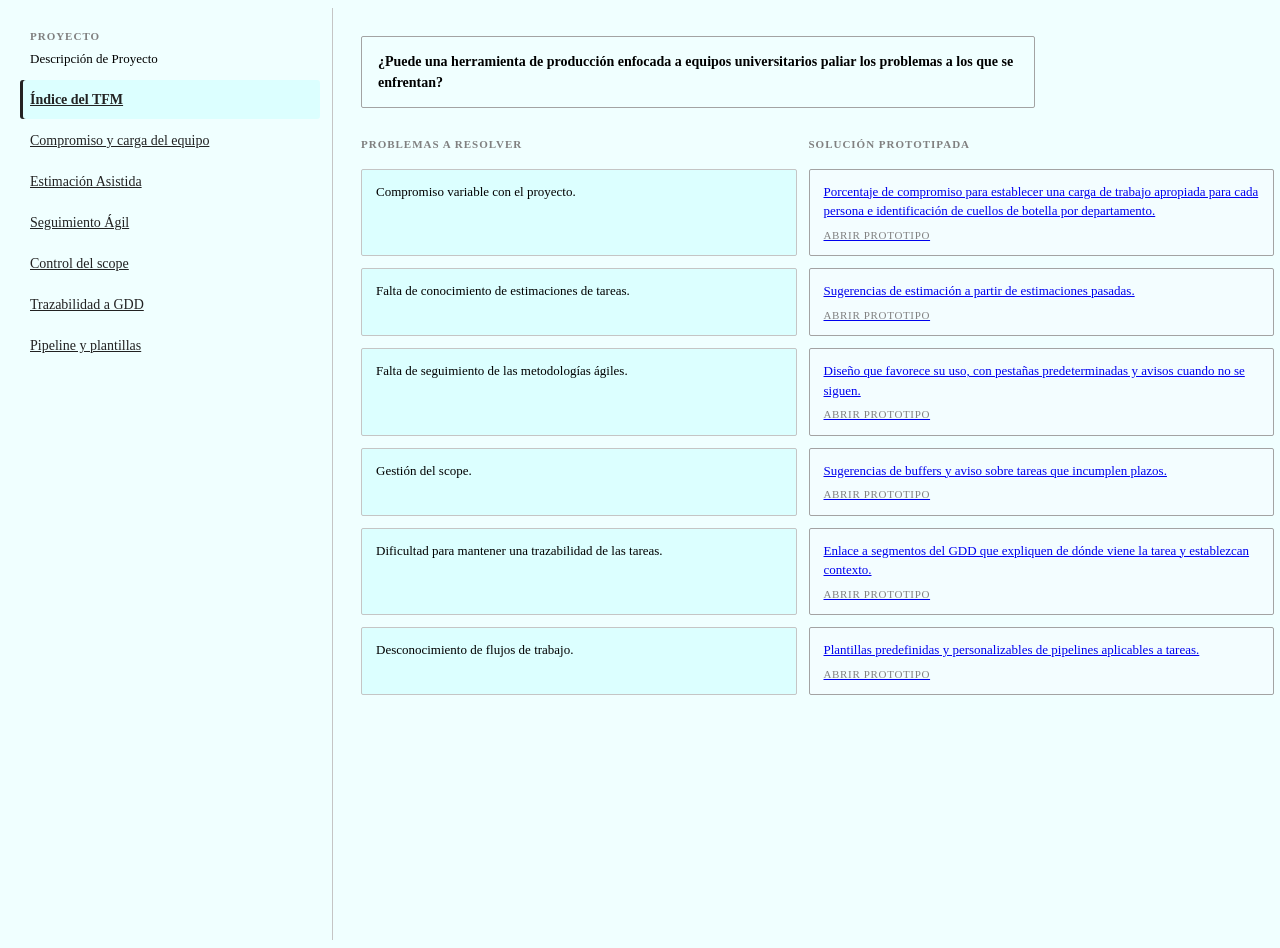
<file: TFMWeb/index.html>
<!DOCTYPE html>
<html lang="es">
<head>
    <title>Prototipo TFM</title>
    <link rel="stylesheet" href="styles.css">
</head>
<body>
<div class = "main">
<aside class="left-panel">
    <div class="left-panel-header">
        <p class = "label"> Proyecto</p>
        <div class = "project"> Descripción de Proyecto</div>
    </div>
    <nav>
        <a class="left-panel-item" href="index.html" aria-current="page">Índice del TFM</a>
        <a class="left-panel-item" href="compromiso.html">Compromiso y carga del equipo</a>
        <a class="left-panel-item" href="estimaciones.html">Estimación Asistida</a>
        <a class="left-panel-item" href="agile.html">Seguimiento Ágil</a>
        <a class="left-panel-item" href="scope.html">Control del scope</a>
        <a class="left-panel-item" href="trazabilidad.html">Trazabilidad a GDD</a>
        <a class="left-panel-item" href="pipelines.html">Pipeline y plantillas</a>
    </nav>
</aside>

<main class="content-frame">
<section class="view-frame">
    <div class="table-title">¿Puede una herramienta de producción enfocada a equipos universitarios paliar los problemas a los que se enfrentan?</div>
    <div class="table-grid">
        <p class="table-label">Problemas a resolver</p>
        <p class="table-label">Solución prototipada</p>

        <div class="table-cell">Compromiso variable con el proyecto.</div>
        <a class="table-sol" href="compromiso.html">Porcentaje de compromiso para establecer una carga de trabajo apropiada para cada persona e identificación de cuellos de botella por departamento.<span class="go">Abrir prototipo</span></a>

        <div class="table-cell">Falta de conocimiento de estimaciones de tareas.</div>
        <a class="table-sol" href="estimaciones.html">Sugerencias de estimación a partir de estimaciones pasadas.<span class="go">Abrir prototipo</span></a>

        <div class="table-cell">Falta de seguimiento de las metodologías ágiles.</div>
        <a class="table-sol" href="agile.html">Diseño que favorece su uso, con pestañas predeterminadas y avisos cuando no se siguen.<span class="go">Abrir prototipo</span></a>

        <div class="table-cell">Gestión del scope.</div>
        <a class="table-sol" href="scope.html">Sugerencias de buffers y aviso sobre tareas que incumplen plazos.<span class="go">Abrir prototipo</span></a>

        <div class="table-cell">Dificultad para mantener una trazabilidad de las tareas.</div>
        <a class="table-sol" href="trazabilidad.html">Enlace a segmentos del GDD que expliquen de dónde viene la tarea y establezcan contexto.<span class="go">Abrir prototipo</span></a>

        <div class="table-cell">Desconocimiento de flujos de trabajo.</div>
        <a class="table-sol" href="pipelines.html">Plantillas predefinidas y personalizables de pipelines aplicables a tareas.<span class="go">Abrir prototipo</span></a>
      </div>
    </div>
</section>

</main>

</div>

</body>

</html>
</file>
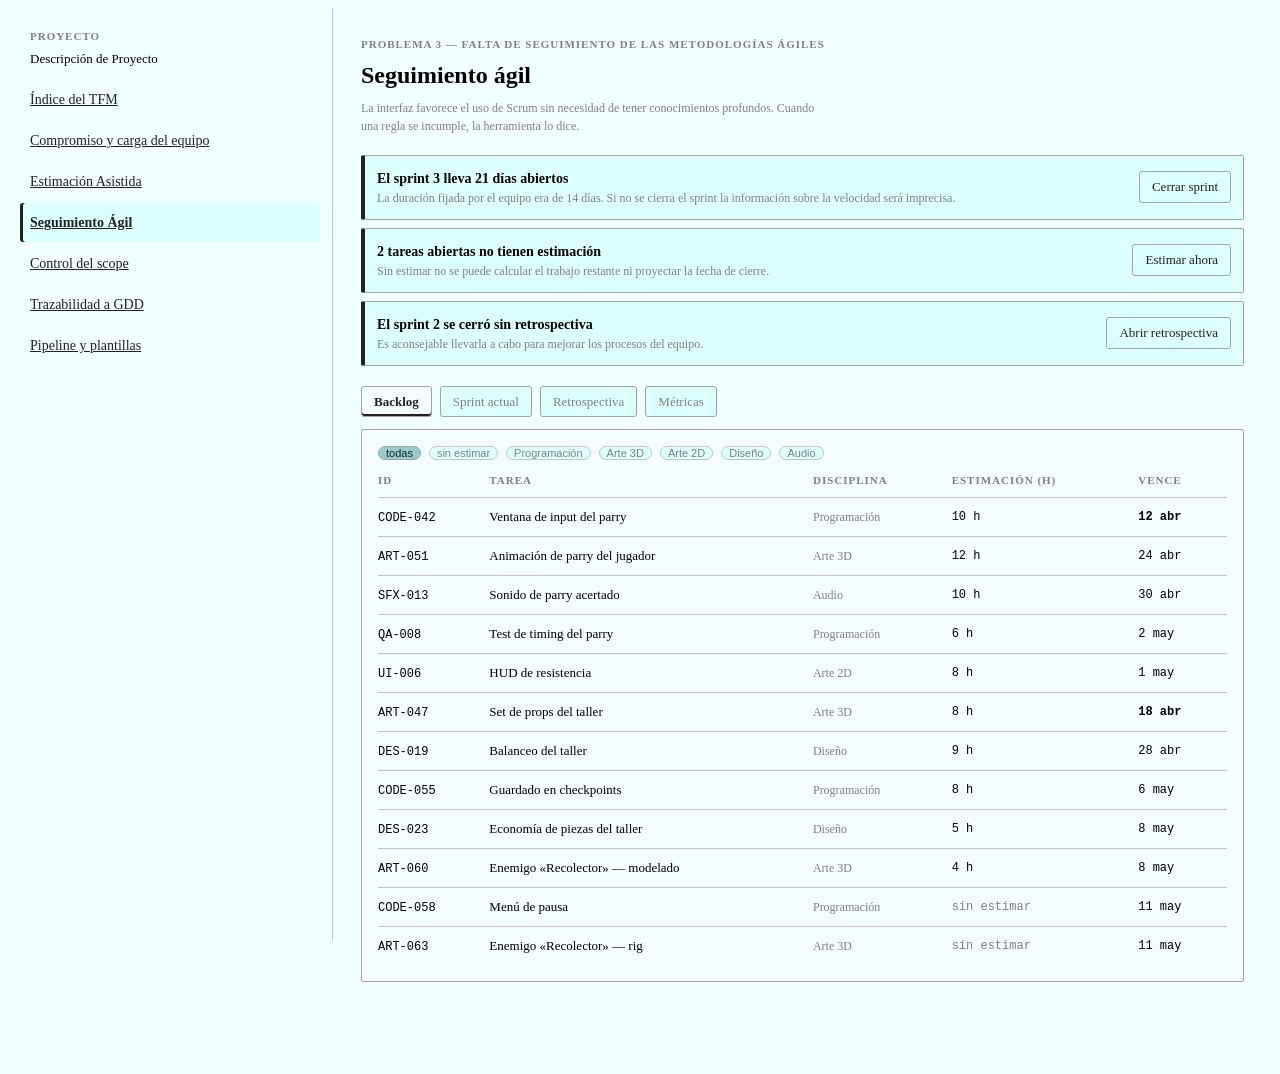
<file: TFMWeb/agile.html>
<!DOCTYPE html>
<html lang="es">
<head>
    <title>Prototipo TFM</title>
    <link rel="stylesheet" href="styles.css">
</head>
<body>
<div class = "main">
<aside class="left-panel">
    <div class="left-panel-header">
        <p class = "label"> Proyecto</p>
        <div class = "project"> Descripción de Proyecto</div>
    </div>
    <nav>
        <a class="left-panel-item" href="index.html">Índice del TFM</a>
        <a class="left-panel-item" href="compromiso.html">Compromiso y carga del equipo</a>
        <a class="left-panel-item" href="estimaciones.html">Estimación Asistida</a>
        <a class="left-panel-item" href="agile.html" aria-current="page">Seguimiento Ágil</a>
        <a class="left-panel-item" href="scope.html">Control del scope</a>
        <a class="left-panel-item" href="trazabilidad.html">Trazabilidad a GDD</a>
        <a class="left-panel-item" href="pipelines.html">Pipeline y plantillas</a>
    </nav>
</aside>

<main class="content-frame">
<section class="view-frame">
    <p class="label">Problema 3 — Falta de seguimiento de las metodologías ágiles</p>
    <h1 class="h1">Seguimiento ágil</h1>
    <p class="cap lede">La interfaz favorece el uso de Scrum sin necesidad de tener conocimientos profundos. Cuando una regla se incumple, la herramienta lo dice.</p>

<div style="margin-bottom:20px">
    <div class="alert"><div class="alert-row">
      <div><span class="strong">El sprint 3 lleva 21 días abiertos</span><p class="cap">La duración fijada por el equipo era de 14 días. Si no se cierra el sprint la información sobre la velocidad será imprecisa.</p></div>
      <button class="btn">Cerrar sprint</button>
    </div></div>
    <div class="alert"><div class="alert-row">
      <div><span class="strong">2 tareas abiertas no tienen estimación</span><p class="cap">Sin estimar no se puede calcular el trabajo restante ni proyectar la fecha de cierre.</p></div>
      <button class="btn">Estimar ahora</button>
    </div></div>
    <div class="alert"><div class="alert-row">
      <div><span class="strong">El sprint 2 se cerró sin retrospectiva</span><p class="cap">Es aconsejable llevarla a cabo para mejorar los procesos del equipo.</p></div>
      <button class="btn">Abrir retrospectiva</button>
    </div></div></div><div class="picker"><input type="radio" name="tab" id="tab-0" class="picker-radio" checked><input type="radio" name="tab" id="tab-1" class="picker-radio"><input type="radio" name="tab" id="tab-2" class="picker-radio"><input type="radio" name="tab" id="tab-3" class="picker-radio"><div class="picker-tabs" role="tablist"><label for="tab-0">Backlog</label><label for="tab-1">Sprint actual</label><label for="tab-2">Retrospectiva</label><label for="tab-3">Métricas</label></div>
    <div class="picker-panels"><div class="picker-panel">
      <div class="card">
        <div class="btn-row tight" style="margin-bottom:12px">
          <button class="chip on">todas</button><button class="chip ">sin estimar</button><button class="chip ">Programación</button><button class="chip ">Arte 3D</button><button class="chip ">Arte 2D</button><button class="chip ">Diseño</button><button class="chip ">Audio</button>
        </div>
        <table class="w">
          <thead><tr><th>ID</th><th>Tarea</th><th>Disciplina</th><th>Estimación (h)</th><th>Vence</th></tr></thead>
          <tbody><tr>
      <td><span class="mono">CODE-042</span></td>
      <td>Ventana de input del parry</td>
      <td class="soft">Programación</td>
      <td class="num"><span class="mono">10 h</span></td>
      <td class="num strong">12 abr</td>
    </tr><tr>
      <td><span class="mono">ART-051</span></td>
      <td>Animación de parry del jugador</td>
      <td class="soft">Arte 3D</td>
      <td class="num"><span class="mono">12 h</span></td>
      <td class="num ">24 abr</td>
    </tr><tr>
      <td><span class="mono">SFX-013</span></td>
      <td>Sonido de parry acertado</td>
      <td class="soft">Audio</td>
      <td class="num"><span class="mono">10 h</span></td>
      <td class="num ">30 abr</td>
    </tr><tr>
      <td><span class="mono">QA-008</span></td>
      <td>Test de timing del parry</td>
      <td class="soft">Programación</td>
      <td class="num"><span class="mono">6 h</span></td>
      <td class="num ">2 may</td>
    </tr><tr>
      <td><span class="mono">UI-006</span></td>
      <td>HUD de resistencia</td>
      <td class="soft">Arte 2D</td>
      <td class="num"><span class="mono">8 h</span></td>
      <td class="num ">1 may</td>
    </tr><tr>
      <td><span class="mono">ART-047</span></td>
      <td>Set de props del taller</td>
      <td class="soft">Arte 3D</td>
      <td class="num"><span class="mono">8 h</span></td>
      <td class="num strong">18 abr</td>
    </tr><tr>
      <td><span class="mono">DES-019</span></td>
      <td>Balanceo del taller</td>
      <td class="soft">Diseño</td>
      <td class="num"><span class="mono">9 h</span></td>
      <td class="num ">28 abr</td>
    </tr><tr>
      <td><span class="mono">CODE-055</span></td>
      <td>Guardado en checkpoints</td>
      <td class="soft">Programación</td>
      <td class="num"><span class="mono">8 h</span></td>
      <td class="num ">6 may</td>
    </tr><tr>
      <td><span class="mono">DES-023</span></td>
      <td>Economía de piezas del taller</td>
      <td class="soft">Diseño</td>
      <td class="num"><span class="mono">5 h</span></td>
      <td class="num ">8 may</td>
    </tr><tr>
      <td><span class="mono">ART-060</span></td>
      <td>Enemigo «Recolector» — modelado</td>
      <td class="soft">Arte 3D</td>
      <td class="num"><span class="mono">4 h</span></td>
      <td class="num ">8 may</td>
    </tr><tr>
      <td><span class="mono">CODE-058</span></td>
      <td>Menú de pausa</td>
      <td class="soft">Programación</td>
      <td class="num"><span class="cap">sin estimar</span></td>
      <td class="num ">11 may</td>
    </tr><tr>
      <td><span class="mono">ART-063</span></td>
      <td>Enemigo «Recolector» — rig</td>
      <td class="soft">Arte 3D</td>
      <td class="num"><span class="cap">sin estimar</span></td>
      <td class="num ">11 may</td>
    </tr></tbody></table>
      </div>
    </div><div class="picker-panel">
      <p class="cap" style="margin-bottom:12px">Sprint 3 · Iniciado el 31 de marzo · En marcha 21 días</p>
      <div class="cols c-4"><div class="kcol">
      <div class="kcol-head"><p class="label" style="margin:0">Por hacer · 7</p></div>
      <div class="kcard ">
        <span class="id">SFX-013</span>
        <p class="t">Sonido de parry acertado</p>
        <div class="meta">
          <span class="chip">Audio</span>
          <span class="moves">
            <button class="btn icon sm" disabled="" aria-label="Mover SFX-013 a la izquierda">‹</button>
            <button class="btn icon sm" aria-label="Mover SFX-013 a la derecha">›</button>
          </span>
        </div>
      </div><div class="kcard ">
        <span class="id">QA-008</span>
        <p class="t">Test de timing del parry</p>
        <div class="meta">
          <span class="chip">Programación</span>
          <span class="moves">
            <button class="btn icon sm" disabled="" aria-label="Mover QA-008 a la izquierda">‹</button>
            <button class="btn icon sm" aria-label="Mover QA-008 a la derecha">›</button>
          </span>
        </div>
      </div><div class="kcard ">
        <span class="id">CODE-055</span>
        <p class="t">Guardado en checkpoints</p>
        <div class="meta">
          <span class="chip">Programación</span>
          <span class="moves">
            <button class="btn icon sm" disabled="" aria-label="Mover CODE-055 a la izquierda">‹</button>
            <button class="btn icon sm" aria-label="Mover CODE-055 a la derecha">›</button>
          </span>
        </div>
      </div><div class="kcard ">
        <span class="id">DES-023</span>
        <p class="t">Economía de piezas del taller</p>
        <div class="meta">
          <span class="chip">Diseño</span>
          <span class="moves">
            <button class="btn icon sm" disabled="" aria-label="Mover DES-023 a la izquierda">‹</button>
            <button class="btn icon sm" aria-label="Mover DES-023 a la derecha">›</button>
          </span>
        </div>
      </div><div class="kcard ">
        <span class="id">ART-060</span>
        <p class="t">Enemigo «Recolector» — modelado</p>
        <div class="meta">
          <span class="chip">Arte 3D</span>
          <span class="moves">
            <button class="btn icon sm" disabled="" aria-label="Mover ART-060 a la izquierda">‹</button>
            <button class="btn icon sm" aria-label="Mover ART-060 a la derecha">›</button>
          </span>
        </div>
      </div><div class="kcard ">
        <span class="id">CODE-058</span>
        <p class="t">Menú de pausa</p>
        <div class="meta">
          <span class="chip">Programación</span>
          <span class="moves">
            <button class="btn icon sm" disabled="" aria-label="Mover CODE-058 a la izquierda">‹</button>
            <button class="btn icon sm" aria-label="Mover CODE-058 a la derecha">›</button>
          </span>
        </div>
      </div><div class="kcard ">
        <span class="id">ART-063</span>
        <p class="t">Enemigo «Recolector» — rig</p>
        <div class="meta">
          <span class="chip">Arte 3D</span>
          <span class="moves">
            <button class="btn icon sm" disabled="" aria-label="Mover ART-063 a la izquierda">‹</button>
            <button class="btn icon sm" aria-label="Mover ART-063 a la derecha">›</button>
          </span>
        </div>
      </div>
      
    </div><div class="kcol">
      <div class="kcol-head"><p class="label" style="margin:0">En curso · 4/3</p></div>
      <div class="kcard ">
        <span class="id">CODE-042</span>
        <p class="t">Ventana de input del parry</p>
        <div class="meta">
          <span class="chip">Programación</span>
          <span class="moves">
            <button class="btn icon sm" aria-label="Mover CODE-042 a la izquierda">‹</button>
            <button class="btn icon sm" aria-label="Mover CODE-042 a la derecha">›</button>
          </span>
        </div>
      </div><div class="kcard ">
        <span class="id">ART-051</span>
        <p class="t">Animación de parry del jugador</p>
        <div class="meta">
          <span class="chip">Arte 3D</span>
          <span class="moves">
            <button class="btn icon sm" aria-label="Mover ART-051 a la izquierda">‹</button>
            <button class="btn icon sm" aria-label="Mover ART-051 a la derecha">›</button>
          </span>
        </div>
      </div><div class="kcard ">
        <span class="id">ART-047</span>
        <p class="t">Set de props del taller</p>
        <div class="meta">
          <span class="chip">Arte 3D</span>
          <span class="moves">
            <button class="btn icon sm" aria-label="Mover ART-047 a la izquierda">‹</button>
            <button class="btn icon sm" aria-label="Mover ART-047 a la derecha">›</button>
          </span>
        </div>
      </div><div class="kcard ">
        <span class="id">DES-019</span>
        <p class="t">Balanceo del taller</p>
        <div class="meta">
          <span class="chip">Diseño</span>
          <span class="moves">
            <button class="btn icon sm" aria-label="Mover DES-019 a la izquierda">‹</button>
            <button class="btn icon sm" aria-label="Mover DES-019 a la derecha">›</button>
          </span>
        </div>
      </div>
      <p class="cap" style="margin-top:8px">Por encima del límite recomendado de 3 en curso.</p>
    </div><div class="kcol">
      <div class="kcol-head"><p class="label" style="margin:0">En revisión · 1</p></div>
      <div class="kcard ">
        <span class="id">UI-006</span>
        <p class="t">HUD de resistencia</p>
        <div class="meta">
          <span class="chip">Arte 2D</span>
          <span class="moves">
            <button class="btn icon sm" aria-label="Mover UI-006 a la izquierda">‹</button>
            <button class="btn icon sm" aria-label="Mover UI-006 a la derecha">›</button>
          </span>
        </div>
      </div>
      
    </div><div class="kcol">
      <div class="kcol-head"><p class="label" style="margin:0">Hecho · 3</p></div>
      <div class="kcard ">
        <span class="id">CODE-030</span>
        <p class="t">Cámara en tercera persona</p>
        <div class="meta">
          <span class="chip">Programación</span>
          <span class="moves">
            <button class="btn icon sm" aria-label="Mover CODE-030 a la izquierda">‹</button>
            <button class="btn icon sm" disabled="" aria-label="Mover CODE-030 a la derecha">›</button>
          </span>
        </div>
      </div><div class="kcard ">
        <span class="id">ART-035</span>
        <p class="t">Blockout del taller</p>
        <div class="meta">
          <span class="chip">Arte 3D</span>
          <span class="moves">
            <button class="btn icon sm" aria-label="Mover ART-035 a la izquierda">‹</button>
            <button class="btn icon sm" disabled="" aria-label="Mover ART-035 a la derecha">›</button>
          </span>
        </div>
      </div><div class="kcard ">
        <span class="id">SFX-007</span>
        <p class="t">Pasos sobre metal</p>
        <div class="meta">
          <span class="chip">Audio</span>
          <span class="moves">
            <button class="btn icon sm" aria-label="Mover SFX-007 a la izquierda">‹</button>
            <button class="btn icon sm" disabled="" aria-label="Mover SFX-007 a la derecha">›</button>
          </span>
        </div>
      </div>
      
    </div></div>
    </div><div class="picker-panel">
      <div class="card">
        <h2 class="h2">Retrospectiva del sprint 3</h2>
        <label class="field"><span>Qué funcionó</span><textarea rows="3"></textarea></label>
        <label class="field"><span>Qué no funcionó</span><textarea rows="3"></textarea></label>
        <label class="field"><span>Qué cambiamos el próximo sprint</span><textarea rows="3"></textarea></label>
        <div class="btn-row"><button class="btn">Guardar retrospectiva</button></div>
      </div>
    </div><div class="picker-panel">
      <div class="cols" style="grid-template-columns:1fr 1fr;gap:12px">
        <div class="card">
          <h2 class="h2">Trabajo restante del sprint</h2>
          <svg class="chart" viewBox="0 0 320 140" role="img" aria-label="Gráfico de trabajo restante">
    <line class="grid" x1="22" y1="118" x2="298" y2="118"></line>
    <line class="grid" x1="22" y1="22" x2="22" y2="118"></line>
    <polyline class="ideal" points="22,23.500935543905115 35.14285714285714,30.250868719340446 48.285714285714285,37.000801894775805 61.42857142857142,43.750735070211164 74.57142857142857,50.500668245646494 87.71428571428571,57.25060142108187 100.85714285714285,64.00053459651721 114,70.75046777195256 127.14285714285714,77.5004009473879 140.28571428571428,84.25033412282326 153.42857142857142,91.0002672982586 166.57142857142858,97.75020047369395 179.7142857142857,104.5001336491293 192.85714285714286,111.25006682456466 206,118 219.14285714285714,118 232.28571428571428,118 245.42857142857144,118 258.57142857142856,118 271.7142857142857,118 284.85714285714283,118 298,118"></polyline>
    <polyline class="real" points="22,23.500935543905115 35.14285714285714,22 48.285714285714285,24.154498731856307 61.42857142857142,30.259076599999275 74.57142857142857,36.976693923775485 87.71428571428571,40.40668537419856 100.85714285714285,39.67101368857949 114,37.721533080566644 127.14285714285714,38.62606808929054 140.28571428571428,43.828474457821315 153.42857142857142,50.82116482167194 166.57142857142858,55.45057296737595 179.7142857142857,55.735923453996534 192.85714285714286,53.69034741870993 206,53.470019093315344 219.14285714285714,57.55298838269843 232.28571428571428,64.46087321039195 245.42857142857144,70.1180771817715 258.57142857142856,71.5988741136975 271.7142857142857,69.81730719461609 284.85714285714283,68.68682189242787 298,71.5222622390786"></polyline>
    <text x="22" y="134">día 0</text>
    <text x="278" y="134">día 21</text>
    <text x="2" y="22">81 h</text>
  </svg>
          <p class="cap">Línea discontinua: ritmo ideal. Línea sólida: trabajo restante real.</p>
        </div>
        <div class="card">
          <h2 class="h2">Velocidad por sprint</h2>
          <svg class="chart" viewBox="0 0 320 140" role="img" aria-label="Gráfico de velocidad por sprint">
    <line class="grid" x1="22" y1="118" x2="298" y2="118"></line>
    <rect class="bar" x="22" y="39.45454545454545" width="84" height="78.54545454545455"></rect>
              <text x="56" y="134">S1</text>
              <text x="56" y="35.45454545454545">18</text><rect class="bar" x="114" y="22" width="84" height="96"></rect>
              <text x="148" y="134">S2</text>
              <text x="148" y="18">22</text><rect class="bar" x="206" y="26.36363636363636" width="84" height="91.63636363636364"></rect>
              <text x="240" y="134">S3</text>
              <text x="240" y="22.36363636363636">21</text>
  </svg>
          <p class="cap">Horas completadas en cada sprint cerrado. Su media: 20,3 horas/sprint. </p>
        </div>
      </div>
    </div></div></div>
</section>

</main>

</div>

</body>

</html>
</file>
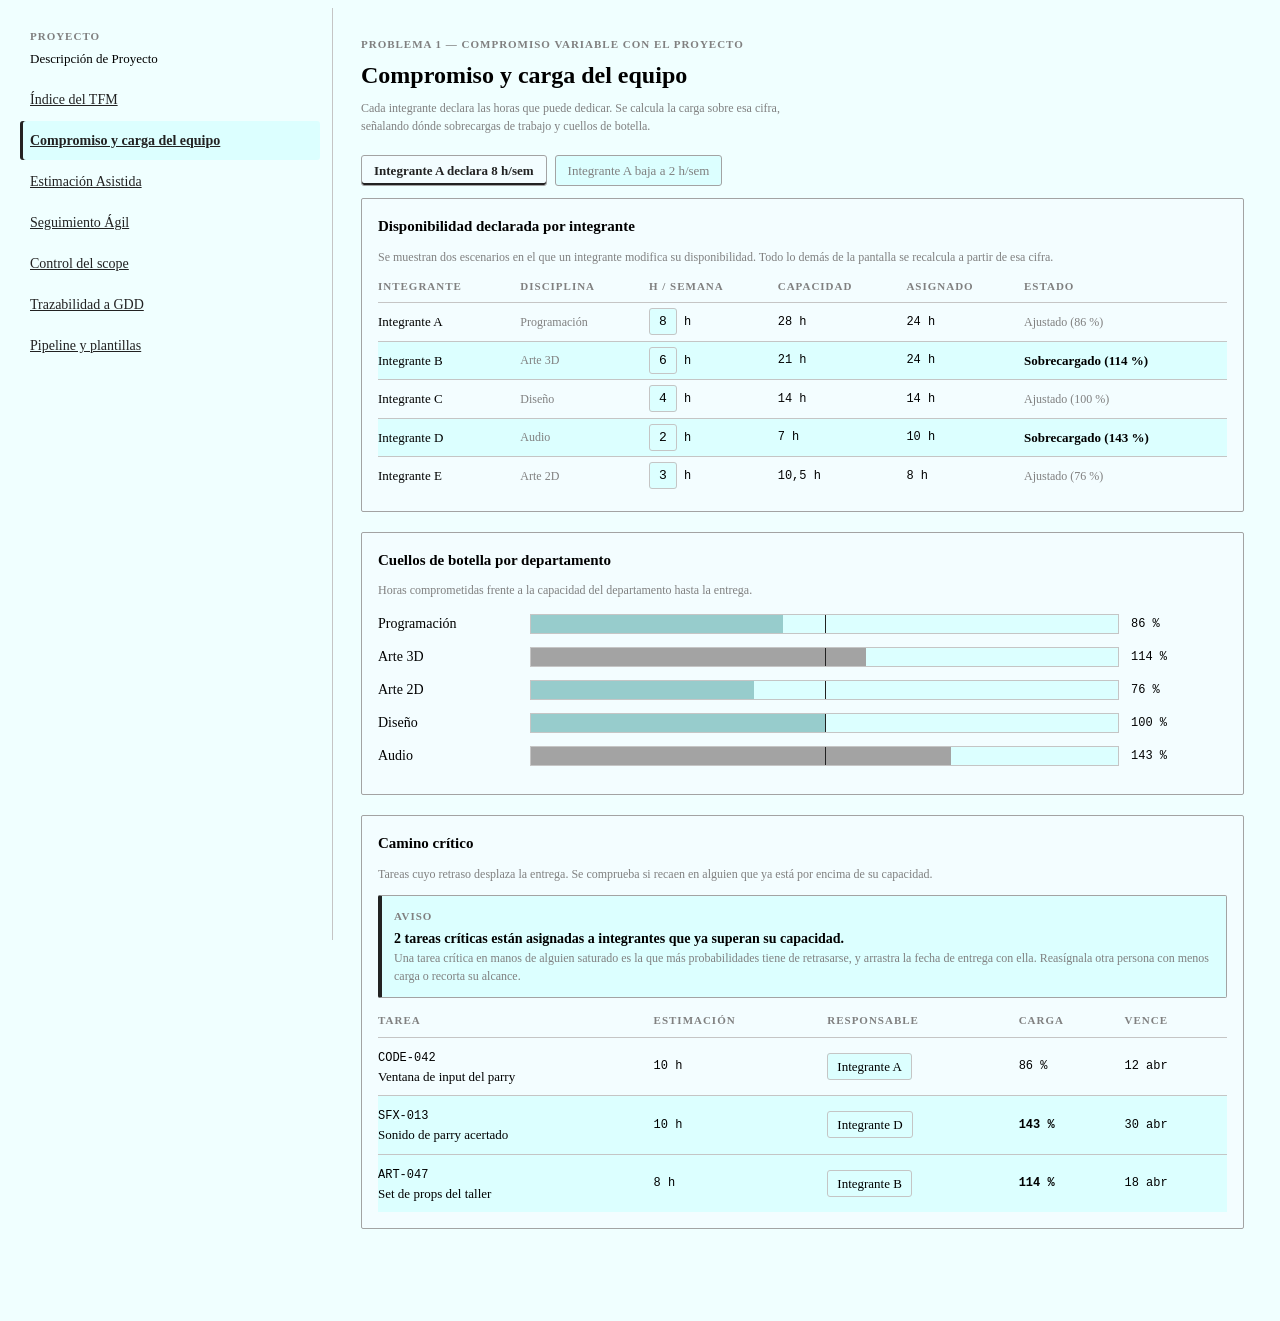
<file: TFMWeb/compromiso.html>
<!DOCTYPE html>
<html lang="es">
<head>
    <title>Prototipo TFM</title>
    <link rel="stylesheet" href="styles.css">
</head>
<body>
<div class = "main">
<aside class="left-panel">
    <div class="left-panel-header">
        <p class = "label"> Proyecto</p>
        <div class = "project"> Descripción de Proyecto</div>
    </div>
    <nav>
        <a class="left-panel-item" href="index.html">Índice del TFM</a>
        <a class="left-panel-item" href="compromiso.html" aria-current="page">Compromiso y carga del equipo</a>
        <a class="left-panel-item" href="estimaciones.html">Estimación Asistida</a>
        <a class="left-panel-item" href="agile.html">Seguimiento Ágil</a>
        <a class="left-panel-item" href="scope.html">Control del scope</a>
        <a class="left-panel-item" href="trazabilidad.html">Trazabilidad a GDD</a>
        <a class="left-panel-item" href="pipelines.html">Pipeline y plantillas</a>
    </nav>
</aside>

<main class="content-frame">
<section class="view-frame">
    <p class="label">Problema 1 — Compromiso variable con el proyecto</p>
    <h1 class="h1">Compromiso y carga del equipo</h1>
    <p class="cap lede">Cada integrante declara las horas que puede dedicar. Se calcula la carga sobre esa cifra, señalando dónde sobrecargas de trabajo y cuellos de botella.</p>

<div class="picker"><input type="radio" name="esc" id="esc-0" class="picker-radio" checked><input type="radio" name="esc" id="esc-1" class="picker-radio"><div class="picker-tabs" role="tablist"><label for="esc-0">Integrante A declara 8 h/sem</label><label for="esc-1">Integrante A baja a 2 h/sem</label></div><div class="picker-panels"><div class="picker-panel">
    <div class="card">
      <h2 class="h2">Disponibilidad declarada por integrante</h2>
      <p class="cap" style="margin-bottom:12px">Se muestran dos escenarios en el que un integrante modifica su disponibilidad. Todo lo demás de la pantalla se recalcula a partir de esa cifra.</p>
      <table class="w">
        <thead><tr><th>Integrante</th><th>Disciplina</th><th>h / semana</th><th>Capacidad</th><th>Asignado</th><th>Estado</th></tr></thead>
        <tbody><tr class="">
      <td>Integrante A</td>
      <td class="soft">Programación</td>
      <td class="num"><span class="dato">8</span> h</td>
      <td class="num">28 h</td>
      <td class="num">24 h</td>
      <td class="soft">Ajustado (86 %)</td>
    </tr><tr class="flag">
      <td>Integrante B</td>
      <td class="soft">Arte 3D</td>
      <td class="num"><span class="dato">6</span> h</td>
      <td class="num">21 h</td>
      <td class="num">24 h</td>
      <td class="strong">Sobrecargado (114 %)</td>
    </tr><tr class="">
      <td>Integrante C</td>
      <td class="soft">Diseño</td>
      <td class="num"><span class="dato">4</span> h</td>
      <td class="num">14 h</td>
      <td class="num">14 h</td>
      <td class="soft">Ajustado (100 %)</td>
    </tr><tr class="flag">
      <td>Integrante D</td>
      <td class="soft">Audio</td>
      <td class="num"><span class="dato">2</span> h</td>
      <td class="num">7 h</td>
      <td class="num">10 h</td>
      <td class="strong">Sobrecargado (143 %)</td>
    </tr><tr class="">
      <td>Integrante E</td>
      <td class="soft">Arte 2D</td>
      <td class="num"><span class="dato">3</span> h</td>
      <td class="num">10,5 h</td>
      <td class="num">8 h</td>
      <td class="soft">Ajustado (76 %)</td>
    </tr></tbody>
      </table>
     </div>

    <div class="card">
      <h2 class="h2">Cuellos de botella por departamento</h2>
      <p class="cap" style="margin-bottom:14px">Horas comprometidas frente a la capacidad del departamento hasta la entrega.</p>
      <div class="bar-row">
      <span>Programación</span>
      <span class="bar"><i class="" style="width:43%"></i><span class="cap100" style="left:50%"></span></span>
      <span class="mono">86 %</span>
    </div><div class="bar-row">
      <span>Arte 3D</span>
      <span class="bar"><i class="over" style="width:57%"></i><span class="cap100" style="left:50%"></span></span>
      <span class="mono">114 %</span>
    </div><div class="bar-row">
      <span>Arte 2D</span>
      <span class="bar"><i class="" style="width:38%"></i><span class="cap100" style="left:50%"></span></span>
      <span class="mono">76 %</span>
    </div><div class="bar-row">
      <span>Diseño</span>
      <span class="bar"><i class="" style="width:50%"></i><span class="cap100" style="left:50%"></span></span>
      <span class="mono">100 %</span>
    </div><div class="bar-row">
      <span>Audio</span>
      <span class="bar"><i class="over" style="width:71.5%"></i><span class="cap100" style="left:50%"></span></span>
      <span class="mono">143 %</span>
    </div>
    </div>

    <div class="card">
      <h2 class="h2">Camino crítico</h2>
      <p class="cap" style="margin-bottom:12px">Tareas cuyo retraso desplaza la entrega. Se comprueba si recaen en alguien que ya está por encima de su capacidad.</p>
      <div class="alert">
        <p class="label">Aviso</p>
        <span class="strong">2 tareas críticas están asignadas a integrantes que ya superan su capacidad.</span>
        <p class="cap">Una tarea crítica en manos de alguien saturado es la que más probabilidades tiene de retrasarse, y arrastra la fecha de entrega con ella. Reasígnala otra persona con menos carga o recorta su alcance.</p>
      </div>
      <table class="w" style="margin-top:14px">
        <thead><tr><th>Tarea</th><th>Estimación</th><th>Responsable</th><th>Carga</th><th>Vence</th></tr></thead>
        <tbody><tr class="">
      <td><span class="mono">CODE-042</span><br>Ventana de input del parry</td>
      <td class="num">10 h</td>
      <td><span class="dato">Integrante A</span></td>
      <td class="num">86 %</td>
      <td class="num">12 abr</td>
    </tr><tr class="flag">
      <td><span class="mono">SFX-013</span><br>Sonido de parry acertado</td>
      <td class="num">10 h</td>
      <td><span class="dato">Integrante D</span></td>
      <td class="num strong">143 %</td>
      <td class="num">30 abr</td>
    </tr><tr class="flag">
      <td><span class="mono">ART-047</span><br>Set de props del taller</td>
      <td class="num">8 h</td>
      <td><span class="dato">Integrante B</span></td>
      <td class="num strong">114 %</td>
      <td class="num">18 abr</td>
    </tr></tbody>
      </table>
    </div></div><div class="picker-panel">
    <div class="card">
      <h2 class="h2">Disponibilidad declarada por integrante</h2>
      <p class="cap" style="margin-bottom:12px">Se muestran dos escenarios en el que un integrante modifica su disponibilidad. Todo lo demás de la pantalla se recalcula a partir de esa cifra.</p>
      <table class="w">
        <thead><tr><th>Integrante</th><th>Disciplina</th><th>h / semana</th><th>Capacidad</th><th>Asignado</th><th>Estado</th></tr></thead>
        <tbody><tr class="flag">
      <td>Integrante A</td>
      <td class="soft">Programación</td>
      <td class="num"><span class="dato">2</span> h</td>
      <td class="num">7 h</td>
      <td class="num">24 h</td>
      <td class="strong">Sobrecargado (343 %)</td>
    </tr><tr class="flag">
      <td>Integrante B</td>
      <td class="soft">Arte 3D</td>
      <td class="num"><span class="dato">6</span> h</td>
      <td class="num">21 h</td>
      <td class="num">24 h</td>
      <td class="strong">Sobrecargado (114 %)</td>
    </tr><tr class="">
      <td>Integrante C</td>
      <td class="soft">Diseño</td>
      <td class="num"><span class="dato">4</span> h</td>
      <td class="num">14 h</td>
      <td class="num">14 h</td>
      <td class="soft">Ajustado (100 %)</td>
    </tr><tr class="flag">
      <td>Integrante D</td>
      <td class="soft">Audio</td>
      <td class="num"><span class="dato">2</span> h</td>
      <td class="num">7 h</td>
      <td class="num">10 h</td>
      <td class="strong">Sobrecargado (143 %)</td>
    </tr><tr class="">
      <td>Integrante E</td>
      <td class="soft">Arte 2D</td>
      <td class="num"><span class="dato">3</span> h</td>
      <td class="num">10,5 h</td>
      <td class="num">8 h</td>
      <td class="soft">Ajustado (76 %)</td>
    </tr></tbody>
      </table>
      </div>

    <div class="card">
      <h2 class="h2">Cuellos de botella por departamento</h2>
      <p class="cap" style="margin-bottom:14px">Horas comprometidas frente a la capacidad del departamento hasta la entrega.</p>
      <div class="bar-row">
      <span>Programación</span>
      <span class="bar"><i class="over" style="width:100%"></i><span class="cap100" style="left:50%"></span></span>
      <span class="mono">343 %</span>
    </div><div class="bar-row">
      <span>Arte 3D</span>
      <span class="bar"><i class="over" style="width:57%"></i><span class="cap100" style="left:50%"></span></span>
      <span class="mono">114 %</span>
    </div><div class="bar-row">
      <span>Arte 2D</span>
      <span class="bar"><i class="" style="width:38%"></i><span class="cap100" style="left:50%"></span></span>
      <span class="mono">76 %</span>
    </div><div class="bar-row">
      <span>Diseño</span>
      <span class="bar"><i class="" style="width:50%"></i><span class="cap100" style="left:50%"></span></span>
      <span class="mono">100 %</span>
    </div><div class="bar-row">
      <span>Audio</span>
      <span class="bar"><i class="over" style="width:71.5%"></i><span class="cap100" style="left:50%"></span></span>
      <span class="mono">143 %</span>
    </div>
    </div>

    <div class="card">
      <h2 class="h2">Camino crítico</h2>
      <p class="cap" style="margin-bottom:12px">Tareas cuyo retraso desplaza la entrega. La herramienta comprueba si recaen en alguien que ya está por encima de su capacidad.</p>
      <div class="alert">
        <p class="label">Aviso</p>
        <span class="strong">3 tareas críticas están asignadas a integrantes que ya superan su capacidad.</span>
        <p class="cap">Una tarea crítica en manos de alguien saturado es la que más probabilidades tiene de retrasarse, y arrastra la fecha de entrega con ella. Reasígnala a otra persona con menos carga o recorta su alcance.</p>
      </div>
      <table class="w" style="margin-top:14px">
        <thead><tr><th>Tarea</th><th>Estimación</th><th>Responsable</th><th>Carga</th><th>Vence</th></tr></thead>
        <tbody><tr class="flag">
      <td><span class="mono">CODE-042</span><br>Ventana de input del parry</td>
      <td class="num">10 h</td>
      <td><span class="dato">Integrante A</span></td>
      <td class="num strong">343 %</td>
      <td class="num">12 abr</td>
    </tr><tr class="flag">
      <td><span class="mono">SFX-013</span><br>Sonido de parry acertado</td>
      <td class="num">10 h</td>
      <td><span class="dato">Integrante D</span></td>
      <td class="num strong">143 %</td>
      <td class="num">30 abr</td>
    </tr><tr class="flag">
      <td><span class="mono">ART-047</span><br>Set de props del taller</td>
      <td class="num">8 h</td>
      <td><span class="dato">Integrante B</span></td>
      <td class="num strong">114 %</td>
      <td class="num">18 abr</td>
    </tr></tbody>
      </table>
    </div></div></div></div>
</section>

</main>

</div>

</body>

</html>
</file>
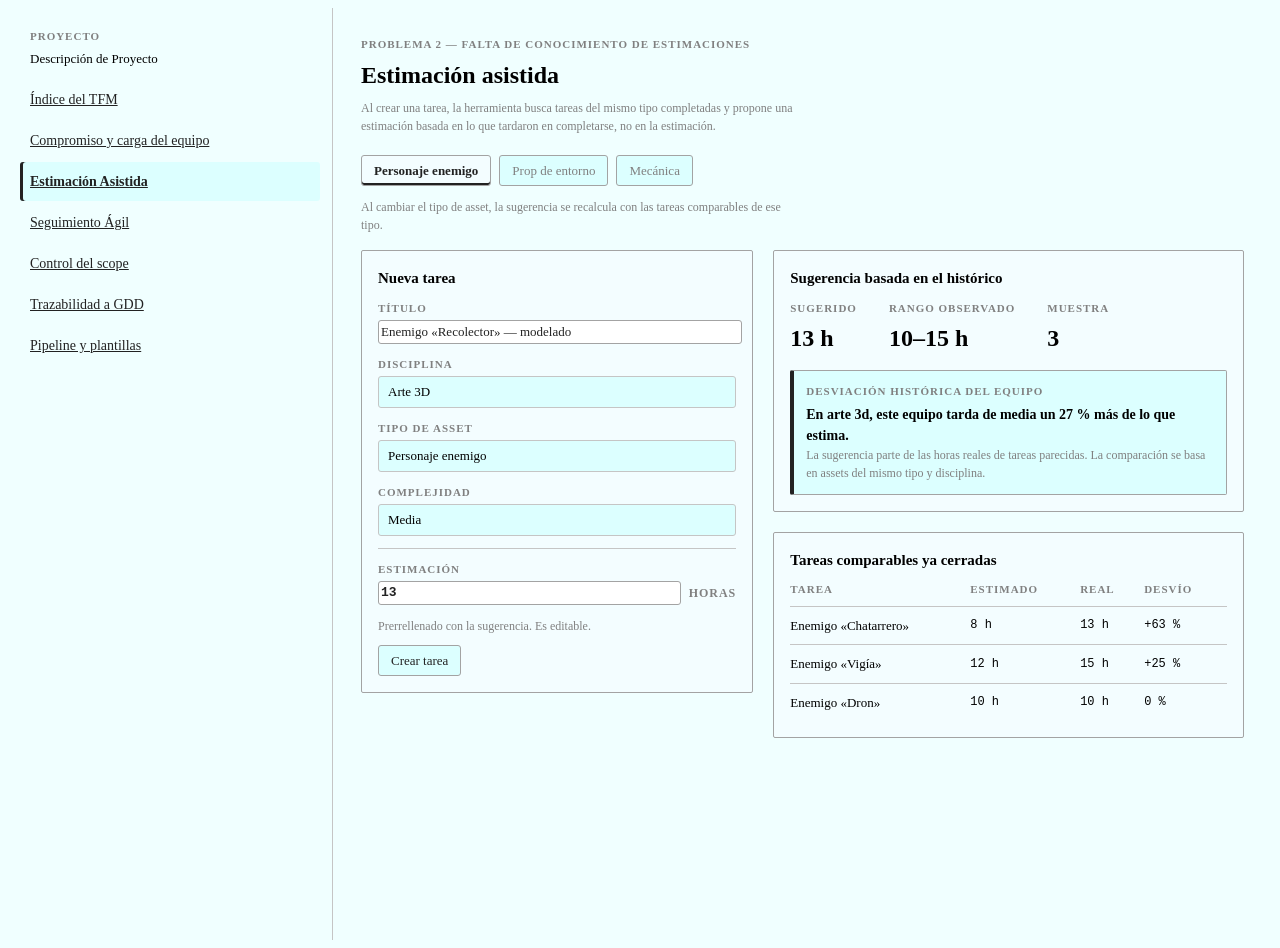
<file: TFMWeb/estimaciones.html>
<!DOCTYPE html>
<html lang="es">
<head>
    <title>Prototipo TFM</title>
    <link rel="stylesheet" href="styles.css">
</head>
<body>
<div class = "main">
<aside class="left-panel">
    <div class="left-panel-header">
        <p class = "label"> Proyecto</p>
        <div class = "project"> Descripción de Proyecto</div>
    </div>
    <nav>
        <a class="left-panel-item" href="index.html">Índice del TFM</a>
        <a class="left-panel-item" href="compromiso.html">Compromiso y carga del equipo</a>
        <a class="left-panel-item" href="estimaciones.html" aria-current="page">Estimación Asistida</a>
        <a class="left-panel-item" href="agile.html">Seguimiento Ágil</a>
        <a class="left-panel-item" href="scope.html">Control del scope</a>
        <a class="left-panel-item" href="trazabilidad.html">Trazabilidad a GDD</a>
        <a class="left-panel-item" href="pipelines.html">Pipeline y plantillas</a>
    </nav>
</aside>

<main class="content-frame">
<section class="view-frame">
    <p class="label">Problema 2 — Falta de conocimiento de estimaciones</p>
    <h1 class="h1">Estimación asistida</h1>
    <p class="cap lede">Al crear una tarea, la herramienta busca tareas del mismo tipo completadas y propone una estimación basada en lo que tardaron en completarse, no en la estimación.</p>

<div class="picker"><input type="radio" name="est" id="est-0" class="picker-radio" checked><input type="radio" name="est" id="est-1" class="picker-radio"><input type="radio" name="est" id="est-2" class="picker-radio"><div class="picker-tabs" role="tablist"><label for="est-0">Personaje enemigo</label><label for="est-1">Prop de entorno</label><label for="est-2">Mecánica</label></div><p class="cap picker-ayuda">Al cambiar el tipo de asset, la sugerencia se recalcula con las tareas comparables de ese tipo.</p><div class="picker-panels"><div class="picker-panel">
    <div class="cols c-2">
      <div>
        <div class="card">
          <h2 class="h2">Nueva tarea</h2>
          <label class="field"><span>Título</span><input value="Enemigo «Recolector» — modelado"></label>
          <div class="field"><p class="label">Disciplina</p><div class="dato">Arte 3D</div></div>
          <div class="field"><p class="label">Tipo de asset</p><div class="dato">Personaje enemigo</div></div>
          <div class="field"><p class="label">Complejidad</p><div class="dato">Media</div></div>
          <div class="rule"></div>
          <label class="field"><span>Estimación</span>
            <span style="display:flex;gap:8px;align-items:center">
              <input type="number" min="0" step="0.5" value="13"> <span class="cap">horas</span>
            </span>
          </label>
          <p class="cap">Prerrellenado con la sugerencia. Es editable.</p>
          <div class="btn-row"><button class="btn">Crear tarea</button></div>
        </div>
      </div>

      <div>
        <div class="card">
          <h2 class="h2">Sugerencia basada en el histórico</h2>
          
            <div class="stats" style="margin-bottom:14px">
              <div class="stat"><p class="label">Sugerido</p><span class="v">13 h</span></div>
              <div class="stat"><p class="label">Rango observado</p><span class="v">10–15 h</span></div>
              <div class="stat"><p class="label">Muestra</p><span class="v">3</span></div>
            </div>
            <div class="alert">
              <p class="label">Desviación histórica del equipo</p>
              <span class="strong">En arte 3d, este equipo tarda de media un 27 % más de lo que estima.</span>
              <p class="cap">La sugerencia parte de las horas reales de tareas parecidas. La comparación se basa en assets del mismo tipo y disciplina.</p>
            </div>
          
        </div>

        <div class="card">
          <h2 class="h2">Tareas comparables ya cerradas</h2>
          <table class="w">
            <thead><tr><th>Tarea</th><th>Estimado</th><th>Real</th><th>Desvío</th></tr></thead>
            <tbody><tr>
      <td>Enemigo «Chatarrero»</td>
      <td class="num">8 h</td>
      <td class="num">13 h</td>
      <td class="num">+63 %</td>
    </tr><tr>
      <td>Enemigo «Vigía»</td>
      <td class="num">12 h</td>
      <td class="num">15 h</td>
      <td class="num">+25 %</td>
    </tr><tr>
      <td>Enemigo «Dron»</td>
      <td class="num">10 h</td>
      <td class="num">10 h</td>
      <td class="num">0 %</td>
    </tr></tbody>
          </table>
        </div>
      </div>
    </div></div><div class="picker-panel">
    <div class="cols c-2">
      <div>
        <div class="card">
          <h2 class="h2">Nueva tarea</h2>
          <label class="field"><span>Título</span><input value="Enemigo «Recolector» — modelado"></label>
          <div class="field"><p class="label">Disciplina</p><div class="dato">Arte 3D</div></div>
          <div class="field"><p class="label">Tipo de asset</p><div class="dato">Prop de entorno</div></div>
          <div class="field"><p class="label">Complejidad</p><div class="dato">Media</div></div>
          <div class="rule"></div>
          <label class="field"><span>Estimación</span>
            <span style="display:flex;gap:8px;align-items:center">
              <input type="number" min="0" step="0.5" value="5.5"> <span class="cap">horas</span>
            </span>
          </label>
          <p class="cap">Prerrellenado con la sugerencia. Es editable.</p>
          <div class="btn-row"><button class="btn">Crear tarea</button></div>
        </div>
      </div>

      <div>
        <div class="card">
          <h2 class="h2">Sugerencia basada en el histórico</h2>
          
            <div class="stats" style="margin-bottom:14px">
              <div class="stat"><p class="label">Sugerido</p><span class="v">5,5 h</span></div>
              <div class="stat"><p class="label">Rango observado</p><span class="v">5–6 h</span></div>
              <div class="stat"><p class="label">Muestra</p><span class="v">2</span></div>
            </div>
            <div class="alert">
              <p class="label">Desviación histórica del equipo</p>
              <span class="strong">En arte 3d, este equipo tarda de media un 27 % más de lo que estima.</span>
              <p class="cap">La sugerencia parte de las horas reales de tareas parecidas. La comparación se basa en assets del mismo tipo y disciplina.</p>
            </div>
          
        </div>

        <div class="card">
          <h2 class="h2">Tareas comparables ya cerradas</h2>
          <table class="w">
            <thead><tr><th>Tarea</th><th>Estimado</th><th>Real</th><th>Desvío</th></tr></thead>
            <tbody><tr>
      <td>Banco de trabajo</td>
      <td class="num">4 h</td>
      <td class="num">5 h</td>
      <td class="num">+25 %</td>
    </tr><tr>
      <td>Estantería modular</td>
      <td class="num">5 h</td>
      <td class="num">6 h</td>
      <td class="num">+20 %</td>
    </tr></tbody>
          </table>
        </div>
      </div>
    </div></div><div class="picker-panel">
    <div class="cols c-2">
      <div>
        <div class="card">
          <h2 class="h2">Nueva tarea</h2>
          <label class="field"><span>Título</span><input value="Enemigo «Recolector» — modelado"></label>
          <div class="field"><p class="label">Disciplina</p><div class="dato">Programación</div></div>
          <div class="field"><p class="label">Tipo de asset</p><div class="dato">Mecánica</div></div>
          <div class="field"><p class="label">Complejidad</p><div class="dato">Media</div></div>
          <div class="rule"></div>
          <label class="field"><span>Estimación</span>
            <span style="display:flex;gap:8px;align-items:center">
              <input type="number" min="0" step="0.5" value="9"> <span class="cap">horas</span>
            </span>
          </label>
          <p class="cap">Prerrellenado con la sugerencia. Es editable.</p>
          <div class="btn-row"><button class="btn">Crear tarea</button></div>
        </div>
      </div>

      <div>
        <div class="card">
          <h2 class="h2">Sugerencia basada en el histórico</h2>
          
            <div class="stats" style="margin-bottom:14px">
              <div class="stat"><p class="label">Sugerido</p><span class="v">9 h</span></div>
              <div class="stat"><p class="label">Rango observado</p><span class="v">8–10 h</span></div>
              <div class="stat"><p class="label">Muestra</p><span class="v">3</span></div>
            </div>
            <div class="alert">
              <p class="label">Desviación histórica del equipo</p>
              <span class="strong">En programación, este equipo tarda de media un 45 % más de lo que estima.</span>
              <p class="cap">La sugerencia parte de las horas reales de tareas parecidas. La comparación se basa en assets del mismo tipo y disciplina.</p>
            </div>
          
        </div>

        <div class="card">
          <h2 class="h2">Tareas comparables ya cerradas</h2>
          <table class="w">
            <thead><tr><th>Tarea</th><th>Estimado</th><th>Real</th><th>Desvío</th></tr></thead>
            <tbody><tr>
      <td>Salto con impulso</td>
      <td class="num">6 h</td>
      <td class="num">9 h</td>
      <td class="num">+50 %</td>
    </tr><tr>
      <td>Empujar objetos</td>
      <td class="num">8 h</td>
      <td class="num">10 h</td>
      <td class="num">+25 %</td>
    </tr><tr>
      <td>Agarre en repisas</td>
      <td class="num">5 h</td>
      <td class="num">8 h</td>
      <td class="num">+60 %</td>
    </tr></tbody>
          </table>
        </div>
      </div>
    </div></div></div></div>
</section>

</main>

</div>

</body>

</html>
</file>
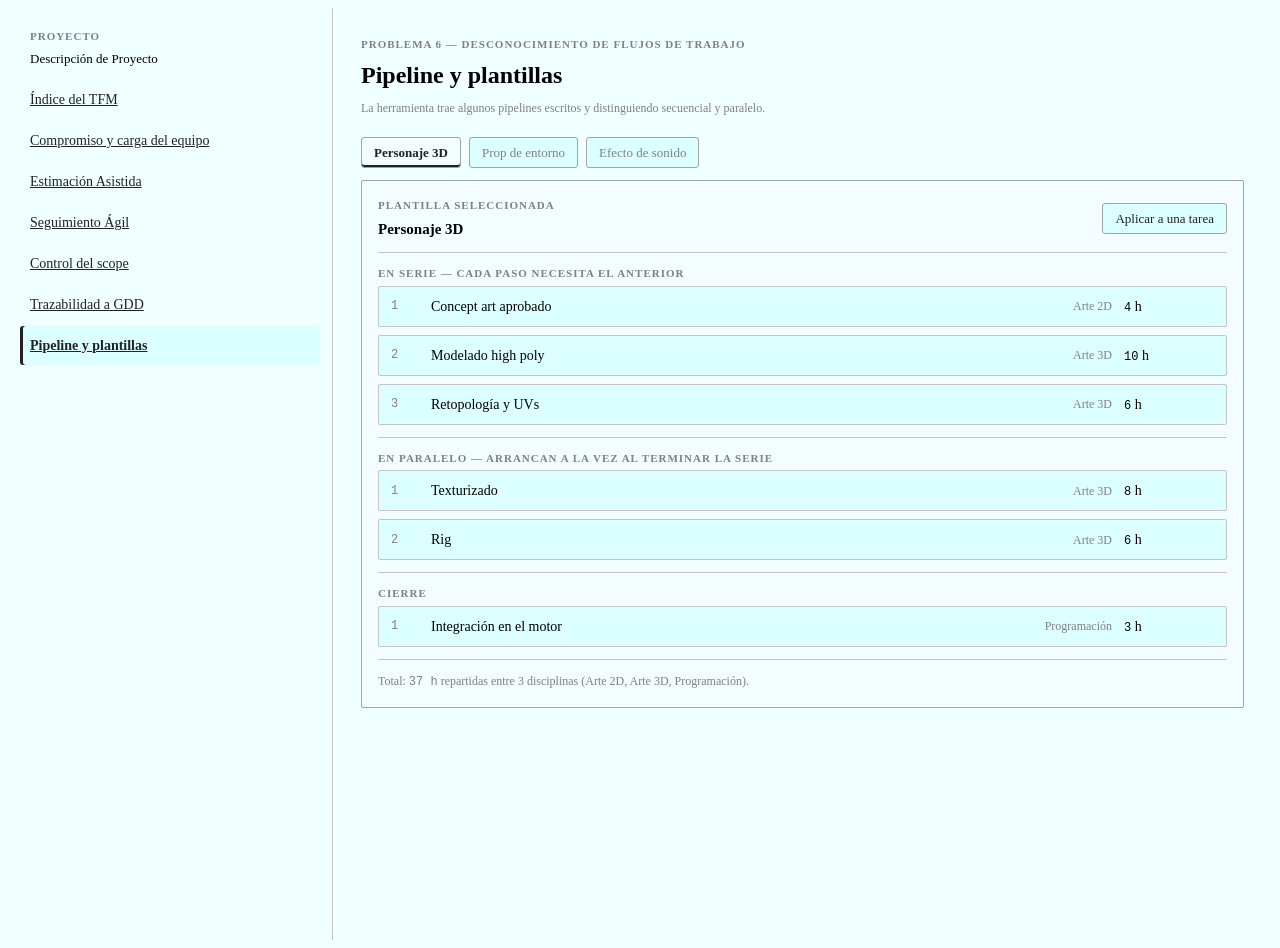
<file: TFMWeb/pipelines.html>
<!DOCTYPE html>
<html lang="es">
<head>
    <title>Prototipo TFM</title>
    <link rel="stylesheet" href="styles.css">
</head>
<body>
<div class = "main">
<aside class="left-panel">
    <div class="left-panel-header">
        <p class = "label"> Proyecto</p>
        <div class = "project"> Descripción de Proyecto</div>
    </div>
    <nav>
        <a class="left-panel-item" href="index.html">Índice del TFM</a>
        <a class="left-panel-item" href="compromiso.html">Compromiso y carga del equipo</a>
        <a class="left-panel-item" href="estimaciones.html">Estimación Asistida</a>
        <a class="left-panel-item" href="agile.html">Seguimiento Ágil</a>
        <a class="left-panel-item" href="scope.html">Control del scope</a>
        <a class="left-panel-item" href="trazabilidad.html">Trazabilidad a GDD</a>
        <a class="left-panel-item" href="pipelines.html" aria-current="page">Pipeline y plantillas</a>
    </nav>
</aside>

<main class="content-frame">
<section class="view-frame">
    <p class="label">Problema 6 — Desconocimiento de flujos de trabajo</p>
    <h1 class="h1">Pipeline y plantillas</h1>
    <p class="cap lede">La herramienta trae algunos pipelines escritos y distinguiendo secuencial y paralelo.</p>

<div class="picker"><input type="radio" name="pip" id="pip-0" class="picker-radio" checked><input type="radio" name="pip" id="pip-1" class="picker-radio">
  <input type="radio" name="pip" id="pip-2" class="picker-radio">
  <div class="picker-tabs" role="tablist"><label for="pip-0">Personaje 3D</label>
    <label for="pip-1">Prop de entorno</label><label for="pip-2">Efecto de sonido</label></div>
    <div class="picker-panels"><div class="picker-panel">
    <div class="cols">
<div class="card">
        <div class="alert-row" style="margin-bottom:8px">
          <div><p class="label">Plantilla seleccionada</p><h2 class="h2" style="margin:0">Personaje 3D</h2></div>
          <div class="btn-row tight"><button class="btn">Aplicar a una tarea</button></div>
        </div>
        <div class="rule"></div>

        <p class="label">En serie — cada paso necesita el anterior</p>
        <div class="step">
      <span class="n">1</span>
      <span>Concept art aprobado</span>
      <span class="d">Arte 2D</span>
      <span><span class="mono">4</span> h</span>
    </div><div class="step">
      <span class="n">2</span>
      <span>Modelado high poly</span>
      <span class="d">Arte 3D</span>
      <span><span class="mono">10</span> h</span>
    </div><div class="step">
      <span class="n">3</span>
      <span>Retopología y UVs</span>
      <span class="d">Arte 3D</span>
      <span><span class="mono">6</span> h</span>
    </div>

        <div class="rule"></div>
        <p class="label">En paralelo — arrancan a la vez al terminar la serie</p>
        <div class="step">
      <span class="n">1</span>
      <span>Texturizado</span>
      <span class="d">Arte 3D</span>
      <span><span class="mono">8</span> h</span>
    </div><div class="step">
      <span class="n">2</span>
      <span>Rig</span>
      <span class="d">Arte 3D</span>
      <span><span class="mono">6</span> h</span>
    </div>

        <div class="rule"></div>
        <p class="label">Cierre</p>
        <div class="step">
      <span class="n">1</span>
      <span>Integración en el motor</span>
      <span class="d">Programación</span>
      <span><span class="mono">3</span> h</span>
    </div>

        <div class="rule"></div>
        <p class="cap">Total: <span class="mono">37 h</span> repartidas entre 3 disciplinas (Arte 2D, Arte 3D, Programación).</p>
      </div>
    </div></div><div class="picker-panel">
    <div class="cols">
<div class="card">
        <div class="alert-row" style="margin-bottom:8px">
          <div><p class="label">Plantilla seleccionada</p><h2 class="h2" style="margin:0">Prop de entorno</h2></div>
          <div class="btn-row tight"><button class="btn">Aplicar a una tarea</button></div>
        </div>
        <div class="rule"></div>

        <p class="label">En serie — cada paso necesita el anterior</p>
        <div class="step">
      <span class="n">1</span>
      <span>Referencia y bloqueo</span>
      <span class="d">Arte 3D</span>
      <span><span class="mono">2</span> h</span>
    </div><div class="step">
      <span class="n">2</span>
      <span>Modelado final</span>
      <span class="d">Arte 3D</span>
      <span><span class="mono">5</span> h</span>
    </div>

        <div class="rule"></div>
        <p class="label">En paralelo — arrancan a la vez al terminar la serie</p>
        <div class="step">
      <span class="n">1</span>
      <span>Texturizado</span>
      <span class="d">Arte 3D</span>
      <span><span class="mono">4</span> h</span>
    </div><div class="step">
      <span class="n">2</span>
      <span>Colisiones</span>
      <span class="d">Programación</span>
      <span><span class="mono">1</span> h</span>
    </div>

        <div class="rule"></div>
        <p class="label">Cierre</p>
        <div class="step">
      <span class="n">1</span>
      <span>Importación y revisión</span>
      <span class="d">Arte 3D</span>
      <span><span class="mono">1</span> h</span>
    </div>

        <div class="rule"></div>
        <p class="cap">Total: <span class="mono">13 h</span> repartidas entre 2 disciplinas (Arte 3D, Programación).</p>
      </div>
    </div></div><div class="picker-panel">
    <div class="cols">
<div class="card">
        <div class="alert-row" style="margin-bottom:8px">
          <div><p class="label">Plantilla seleccionada</p><h2 class="h2" style="margin:0">Efecto de sonido</h2></div>
          <div class="btn-row tight"><button class="btn">Aplicar a una tarea</button></div>
        </div>
        <div class="rule"></div>

        <p class="label">En serie — cada paso necesita el anterior</p>
        <div class="step">
      <span class="n">1</span>
      <span>Búsqueda de referencias</span>
      <span class="d">Audio</span>
      <span><span class="mono">1</span> h</span>
    </div><div class="step">
      <span class="n">2</span>
      <span>Grabación o síntesis</span>
      <span class="d">Audio</span>
      <span><span class="mono">3</span> h</span>
    </div>

        <div class="rule"></div>
        <p class="label">En paralelo — arrancan a la vez al terminar la serie</p>
        <div class="step">
      <span class="n">1</span>
      <span>Mezcla</span>
      <span class="d">Audio</span>
      <span><span class="mono">1</span> h</span>
    </div>

        <div class="rule"></div>
        <p class="label">Cierre</p>
        <div class="step">
      <span class="n">1</span>
      <span>Integración en el motor</span>
      <span class="d">Programación</span>
      <span><span class="mono">1</span> h</span>
    </div>

        <div class="rule"></div>
        <p class="cap">Total: <span class="mono">6 h</span> repartidas entre 2 disciplinas (Audio, Programación).</p>
      </div>
    </div></div></div></div>
</section>

</main>

</div>

</body>

</html>
</file>
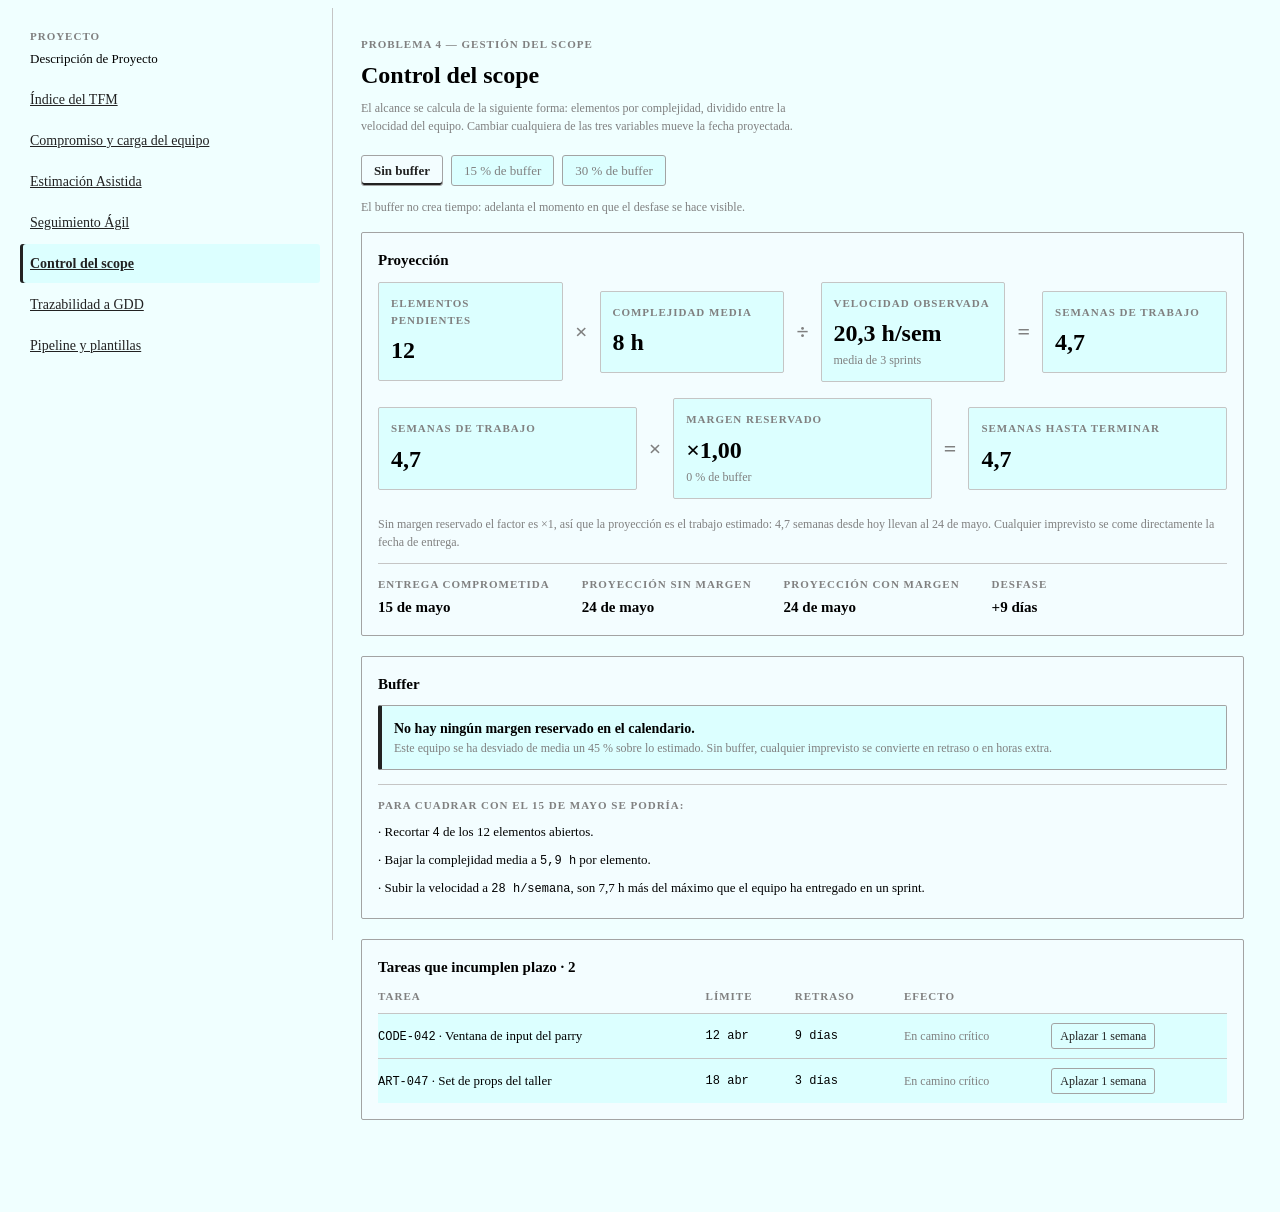
<file: TFMWeb/scope.html>
<!DOCTYPE html>
<html lang="es">
<head>
    <title>Prototipo TFM</title>
    <link rel="stylesheet" href="styles.css">
</head>
<body>
<div class = "main">
<aside class="left-panel">
    <div class="left-panel-header">
        <p class = "label"> Proyecto</p>
        <div class = "project"> Descripción de Proyecto</div>
    </div>
    <nav>
        <a class="left-panel-item" href="index.html">Índice del TFM</a>
        <a class="left-panel-item" href="compromiso.html">Compromiso y carga del equipo</a>
        <a class="left-panel-item" href="estimaciones.html">Estimación Asistida</a>
        <a class="left-panel-item" href="agile.html">Seguimiento Ágil</a>
        <a class="left-panel-item" href="scope.html" aria-current="page">Control del scope</a>
        <a class="left-panel-item" href="trazabilidad.html">Trazabilidad a GDD</a>
        <a class="left-panel-item" href="pipelines.html">Pipeline y plantillas</a>
    </nav>
</aside>

<main class="content-frame">
<section class="view-frame">
    <p class="label">Problema 4 — Gestión del scope</p>
    <h1 class="h1">Control del scope</h1>
    <p class="cap lede">El alcance se calcula de la siguiente forma: elementos por complejidad, dividido entre la velocidad del equipo. Cambiar cualquiera de las tres variables mueve la fecha proyectada.</p>

<div class="picker"><input type="radio" name="buf" id="buf-0" class="picker-radio" checked><input type="radio" name="buf" id="buf-1" class="picker-radio"><input type="radio" name="buf" id="buf-2" class="picker-radio"><div class="picker-tabs" role="tablist"><label for="buf-0">Sin buffer</label><label for="buf-1">15 % de buffer</label><label for="buf-2">30 % de buffer</label></div><p class="cap picker-ayuda">El buffer no crea tiempo: adelanta el momento en que el desfase se hace visible.</p><div class="picker-panels"><div class="picker-panel">
    <div class="card">
      <h2 class="h2">Proyección</h2>
      <div class="formula">
        <div class="ph"><p class="label">Elementos pendientes</p><span class="stat"><span class="v">12</span></span></div>
        <span class="op">×</span>
        <div class="ph"><p class="label">Complejidad media</p><span class="stat"><span class="v">8 h</span></span></div>
        <span class="op">÷</span>
        <div class="ph"><p class="label">Velocidad observada</p><span class="stat"><span class="v">20,3 h/sem</span></span><p class="cap">media de 3 sprints</p></div>
        <span class="op">=</span>
        <div class="ph"><p class="label">Semanas de trabajo</p><span class="stat"><span class="v">4,7</span></span></div>
      </div>
      <div class="formula">
        <div class="ph"><p class="label">Semanas de trabajo</p><span class="stat"><span class="v">4,7</span></span></div>
        <span class="op">×</span>
        <div class="ph"><p class="label">Margen reservado</p><span class="stat"><span class="v">×1,00</span></span><p class="cap">0 % de buffer</p></div>
        <span class="op">=</span>
        <div class="ph"><p class="label">Semanas hasta terminar</p><span class="stat"><span class="v">4,7</span></span></div>
      </div>
      <p class="cap">Sin margen reservado el factor es ×1, así que la proyección es el trabajo estimado: 4,7 semanas desde hoy llevan al 24 de mayo. Cualquier imprevisto se come directamente la fecha de entrega.</p>
      <div class="rule"></div>
      <div class="stats">
        <div class="stat"><p class="label">Entrega comprometida</p><span class="h2" style="margin:0">15 de mayo</span></div>
        <div class="stat"><p class="label">Proyección sin margen</p><span class="h2" style="margin:0">24 de mayo</span></div>
        <div class="stat"><p class="label">Proyección con margen</p><span class="h2" style="margin:0">24 de mayo</span></div>
        <div class="stat"><p class="label">Desfase</p><span class="h2" style="margin:0">+9 días</span></div>
      </div>
    </div>

    <div class="card">
      <h2 class="h2">Buffer</h2>
      <div class="alert" style="margin-bottom:14px">
        <span class="strong">No hay ningún margen reservado en el calendario.</span>
        <p class="cap">Este equipo se ha desviado de media un 45 % sobre lo estimado. Sin buffer, cualquier imprevisto se convierte en retraso o en horas extra.</p>
      </div>

      

      <div class="rule"></div>
      <p class="label">Para cuadrar con el 15 de mayo se podría:</p>
      <ul class="list-plain">
        <li>· Recortar <span class="mono">4</span> de los 12 elementos abiertos.</li>
        <li>· Bajar la complejidad media a <span class="mono">5,9 h</span> por elemento.</li>
        <li>· Subir la velocidad a <span class="mono">28 h/semana</span>, son 7,7 h más del máximo que el equipo ha entregado en un sprint.</li>
      </ul>
    </div>

    <div class="card">
      <h2 class="h2">Tareas que incumplen plazo · 2</h2>
      <table class="w">
        <thead><tr><th>Tarea</th><th>Límite</th><th>Retraso</th><th>Efecto</th><th></th></tr></thead>
        <tbody><tr class="flag">
            <td><span class="mono">CODE-042</span> · Ventana de input del parry</td>
            <td class="num">12 abr</td>
            <td class="num">9 días</td>
            <td class="soft">En camino crítico</td>
            <td><button class="btn sm">Aplazar 1 semana</button></td>
          </tr><tr class="flag">
            <td><span class="mono">ART-047</span> · Set de props del taller</td>
            <td class="num">18 abr</td>
            <td class="num">3 días</td>
            <td class="soft">En camino crítico</td>
            <td><button class="btn sm">Aplazar 1 semana</button></td>
          </tr></tbody>
      </table>
    </div></div><div class="picker-panel">
    <div class="card">
      <h2 class="h2">Proyección</h2>
      <div class="formula">
        <div class="ph"><p class="label">Elementos pendientes</p><span class="stat"><span class="v">12</span></span></div>
        <span class="op">×</span>
        <div class="ph"><p class="label">Complejidad media</p><span class="stat"><span class="v">8 h</span></span></div>
        <span class="op">÷</span>
        <div class="ph"><p class="label">Velocidad observada</p><span class="stat"><span class="v">20,3 h/sem</span></span><p class="cap">media de 3 sprints</p></div>
        <span class="op">=</span>
        <div class="ph"><p class="label">Semanas de trabajo</p><span class="stat"><span class="v">4,7</span></span></div>
      </div>
      <div class="formula">
        <div class="ph"><p class="label">Semanas de trabajo</p><span class="stat"><span class="v">4,7</span></span></div>
        <span class="op">×</span>
        <div class="ph"><p class="label">Margen reservado</p><span class="stat"><span class="v">×1,15</span></span><p class="cap">15 % de buffer</p></div>
        <span class="op">=</span>
        <div class="ph"><p class="label">Semanas hasta terminar</p><span class="stat"><span class="v">5,4</span></span></div>
      </div>
      <p class="cap">El trabajo son 4,7 semanas y llevaría al 24 de mayo. El 15 % de margen añade 0,7 semanas, es decir 5 días, y desplaza la proyección al 29 de mayo.</p>
      <div class="rule"></div>
      <div class="stats">
        <div class="stat"><p class="label">Entrega comprometida</p><span class="h2" style="margin:0">15 de mayo</span></div>
        <div class="stat"><p class="label">Proyección sin margen</p><span class="h2" style="margin:0">24 de mayo</span></div>
        <div class="stat"><p class="label">Proyección con margen</p><span class="h2" style="margin:0">29 de mayo</span></div>
        <div class="stat"><p class="label">Desfase</p><span class="h2" style="margin:0">+14 días</span></div>
      </div>
    </div>

    <div class="card">
      <h2 class="h2">Buffer</h2>
      <div class="alert quiet" style="margin-bottom:14px">
        <span class="strong">Hay un 15 % de margen reservado.</span>
        <p class="cap">El desfase no desaparece al reservarlo: se hace visible antes, que es justo el objetivo.</p>
      </div>

      

      <div class="rule"></div>
      <p class="label">Para cuadrar con el 15 de mayo habría que:</p>
      <ul class="list-plain">
        <li>· Recortar <span class="mono">5</span> de los 12 elementos abiertos.</li>
        <li>· Bajar la complejidad media a <span class="mono">5,2 h</span> por elemento.</li>
        <li>· Subir la velocidad a <span class="mono">32 h/semana</span>, son 11,7 h más del máximo que el equipo ha entregado en un sprint.</li>
      </ul>
    </div>

    <div class="card">
      <h2 class="h2">Tareas que incumplen plazo · 2</h2>
      <table class="w">
        <thead><tr><th>Tarea</th><th>Límite</th><th>Retraso</th><th>Efecto</th><th></th></tr></thead>
        <tbody><tr class="flag">
            <td><span class="mono">CODE-042</span> · Ventana de input del parry</td>
            <td class="num">12 abr</td>
            <td class="num">9 días</td>
            <td class="soft">En camino crítico</td>
            <td><button class="btn sm">Aplazar 1 semana</button></td>
          </tr><tr class="flag">
            <td><span class="mono">ART-047</span> · Set de props del taller</td>
            <td class="num">18 abr</td>
            <td class="num">3 días</td>
            <td class="soft">En camino crítico</td>
            <td><button class="btn sm">Aplazar 1 semana</button></td>
          </tr></tbody>
      </table>
    </div></div><div class="picker-panel">
    <div class="card">
      <h2 class="h2">Proyección</h2>
      <div class="formula">
        <div class="ph"><p class="label">Elementos pendientes</p><span class="stat"><span class="v">12</span></span></div>
        <span class="op">×</span>
        <div class="ph"><p class="label">Complejidad media</p><span class="stat"><span class="v">8 h</span></span></div>
        <span class="op">÷</span>
        <div class="ph"><p class="label">Velocidad observada</p><span class="stat"><span class="v">20,3 h/sem</span></span><p class="cap">media de 3 sprints</p></div>
        <span class="op">=</span>
        <div class="ph"><p class="label">Semanas de trabajo</p><span class="stat"><span class="v">4,7</span></span></div>
      </div>
      <div class="formula">
        <div class="ph"><p class="label">Semanas de trabajo</p><span class="stat"><span class="v">4,7</span></span></div>
        <span class="op">×</span>
        <div class="ph"><p class="label">Margen reservado</p><span class="stat"><span class="v">×1,30</span></span><p class="cap">30 % de buffer</p></div>
        <span class="op">=</span>
        <div class="ph"><p class="label">Semanas hasta terminar</p><span class="stat"><span class="v">6,1</span></span></div>
      </div>
      <p class="cap">El trabajo son 4,7 semanas y llevaría al 24 de mayo. El 30 % de margen añade 1,4 semanas, es decir 10 días, y desplaza la proyección al 3 de junio.</p>
      <div class="rule"></div>
      <div class="stats">
        <div class="stat"><p class="label">Entrega comprometida</p><span class="h2" style="margin:0">15 de mayo</span></div>
        <div class="stat"><p class="label">Proyección sin margen</p><span class="h2" style="margin:0">24 de mayo</span></div>
        <div class="stat"><p class="label">Proyección con margen</p><span class="h2" style="margin:0">3 de junio</span></div>
        <div class="stat"><p class="label">Desfase</p><span class="h2" style="margin:0">+19 días</span></div>
      </div>
    </div>

    <div class="card">
      <h2 class="h2">Buffer</h2>
      <div class="alert quiet" style="margin-bottom:14px">
        <span class="strong">Hay un 30 % de margen reservado.</span>
        <p class="cap">El desfase no desaparece al reservarlo: se hace visible antes, que es justo el objetivo.</p>
      </div>

      

      <div class="rule"></div>
      <p class="label">Para cuadrar con el 15 de mayo habría que:</p>
      <ul class="list-plain">
        <li>· Recortar <span class="mono">6</span> de los 12 elementos abiertos.</li>
        <li>· Bajar la complejidad media a <span class="mono">4,6 h</span> por elemento.</li>
        <li>· Subir la velocidad a <span class="mono">36 h/semana</span>, son 15,7 h más del máximo que el equipo ha entregado en un sprint.</li>
      </ul>
    </div>

    <div class="card">
      <h2 class="h2">Tareas que incumplen plazo · 2</h2>
      <table class="w">
        <thead><tr><th>Tarea</th><th>Límite</th><th>Retraso</th><th>Efecto</th><th></th></tr></thead>
        <tbody><tr class="flag">
            <td><span class="mono">CODE-042</span> · Ventana de input del parry</td>
            <td class="num">12 abr</td>
            <td class="num">9 días</td>
            <td class="soft">En camino crítico</td>
            <td><button class="btn sm">Aplazar 1 semana</button></td>
          </tr><tr class="flag">
            <td><span class="mono">ART-047</span> · Set de props del taller</td>
            <td class="num">18 abr</td>
            <td class="num">3 días</td>
            <td class="soft">En camino crítico</td>
            <td><button class="btn sm">Aplazar 1 semana</button></td>
          </tr></tbody>
      </table>
    </div></div></div></div>
</section>

</main>

</div>

</body>

</html>
</file>
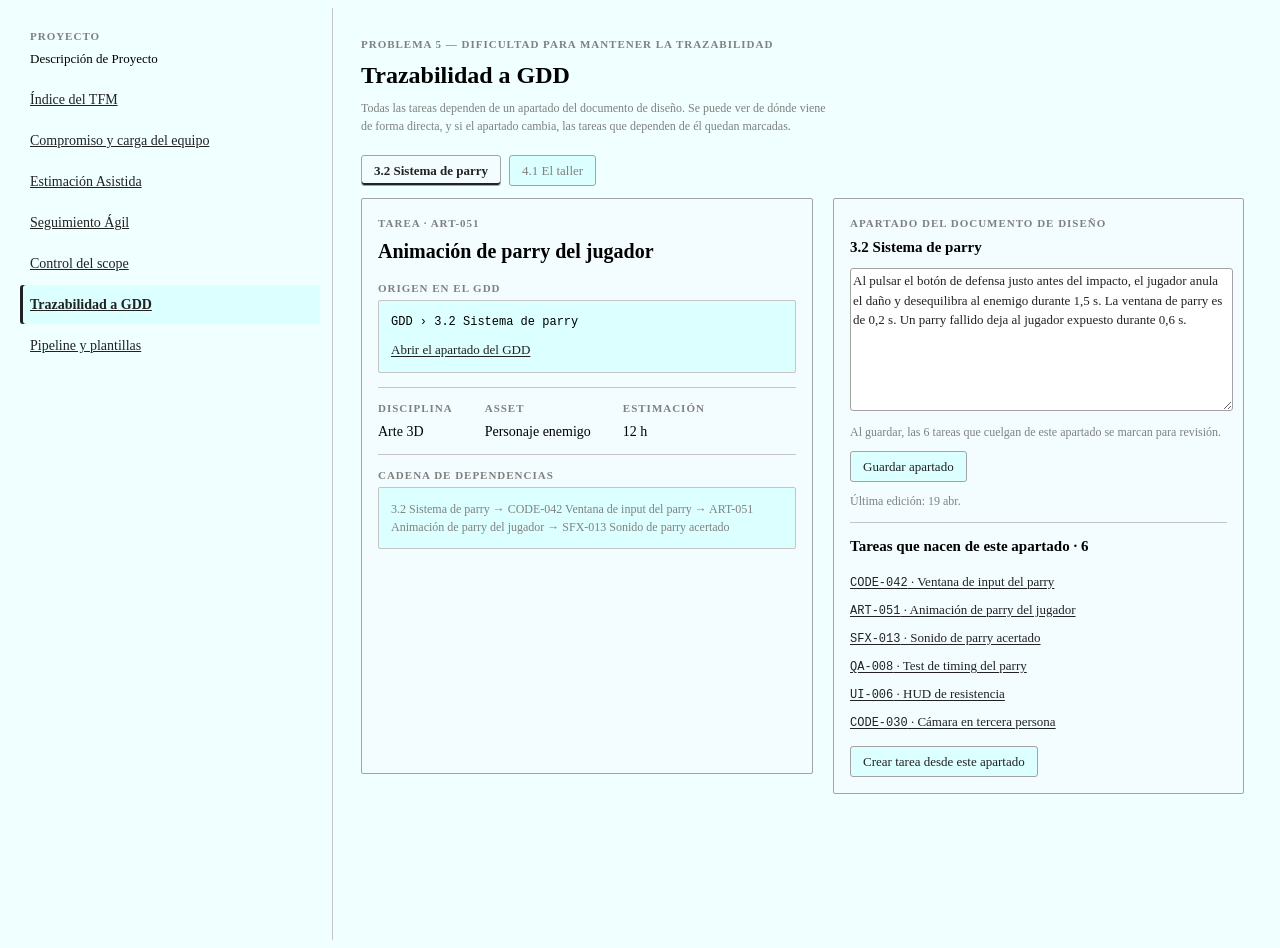
<file: TFMWeb/trazabilidad.html>
<!DOCTYPE html>
<html lang="es">
<head>
    <title>Prototipo TFM</title>
    <link rel="stylesheet" href="styles.css">
</head>
<body>
<div class = "main">
<aside class="left-panel">
    <div class="left-panel-header">
        <p class = "label"> Proyecto</p>
        <div class = "project"> Descripción de Proyecto</div>
    </div>
    <nav>
        <a class="left-panel-item" href="index.html">Índice del TFM</a>
        <a class="left-panel-item" href="compromiso.html">Compromiso y carga del equipo</a>
        <a class="left-panel-item" href="estimaciones.html">Estimación Asistida</a>
        <a class="left-panel-item" href="agile.html">Seguimiento Ágil</a>
        <a class="left-panel-item" href="scope.html">Control del scope</a>
        <a class="left-panel-item" href="trazabilidad.html" aria-current="page">Trazabilidad a GDD</a>
        <a class="left-panel-item" href="pipelines.html">Pipeline y plantillas</a>
    </nav>
</aside>

<main class="content-frame">
<section class="view-frame">
    <p class="label">Problema 5 — Dificultad para mantener la trazabilidad</p>
    <h1 class="h1">Trazabilidad a GDD</h1>
    <p class="cap lede">Todas las tareas dependen de un apartado del documento de diseño. Se puede ver de dónde viene de forma directa, y si el apartado cambia, las tareas que dependen de él quedan marcadas.</p>

<div class="picker"><input type="radio" name="gdd" id="gdd-0" class="picker-radio" checked><input type="radio" name="gdd" id="gdd-1" class="picker-radio">
  <div class="picker-tabs" role="tablist">
    <label for="gdd-0">3.2 Sistema de parry</label>
    <label for="gdd-1">4.1 El taller</label>
  </div>
    <div class="picker-panels"><div class="picker-panel">
    

    <div class="cols c-2b">
      <div class="card">
        <p class="label">Tarea · ART-051</p>
        <h2 class="h1" style="font-size:20px;margin-bottom:14px">Animación de parry del jugador</h2>

        <p class="label">Origen en el GDD</p>
        <div class="ph" style="margin-bottom:14px">
          <p class="crumb">GDD › 3.2 Sistema de parry</p>
          <button class="link">Abrir el apartado del GDD</button>
        </div>

        <div class="rule"></div>
        <div class="stats">
          <div class="stat"><p class="label">Disciplina</p><div>Arte 3D</div></div>
          <div class="stat"><p class="label">Asset</p><div>Personaje enemigo</div></div>
          <div class="stat"><p class="label">Estimación</p><div>12 h</div></div>
        </div>
        <div class="rule"></div>

        <p class="label">Cadena de dependencias</p>
        <div class="ph" style="margin-bottom:14px"><p class="cap">3.2 Sistema de parry  →  CODE-042 Ventana de input del parry  →  ART-051 Animación de parry del jugador  →  SFX-013 Sonido de parry acertado</p></div>

      </div>

      <div>
        <div class="card">
          <p class="label">Apartado del documento de diseño</p><h2 class="h2">3.2 Sistema de parry</h2>
          <textarea rows="7">Al pulsar el botón de defensa justo antes del impacto, el jugador anula el daño y desequilibra al enemigo durante 1,5 s. La ventana de parry es de 0,2 s. Un parry fallido deja al jugador expuesto durante 0,6 s.</textarea>
          <p class="cap" style="margin-top:6px">Al guardar, las 6 tareas que cuelgan de este apartado se marcan para revisión.</p>
          <div class="btn-row"><button class="btn">Guardar apartado</button></div>
          <p class="cap" style="margin-top:10px">Última edición: 19 abr.</p>

          <div class="rule"></div>

          <h2 class="h2">Tareas que nacen de este apartado · 6</h2>
          <ul class="list-plain"><li><button class="link"><span class="mono">CODE-042</span> · Ventana de input del parry</button></li><li><button class="link"><span class="mono">ART-051</span> · Animación de parry del jugador</button></li><li><button class="link"><span class="mono">SFX-013</span> · Sonido de parry acertado</button></li><li><button class="link"><span class="mono">QA-008</span> · Test de timing del parry</button></li><li><button class="link"><span class="mono">UI-006</span> · HUD de resistencia</button></li><li><button class="link"><span class="mono">CODE-030</span> · Cámara en tercera persona</button></li></ul>
          <div class="btn-row"><button class="btn">Crear tarea desde este apartado</button></div>
        </div>
      </div>
    </div></div><div class="picker-panel">
    

    <div class="cols c-2b">
      <div class="card">
        <p class="label">Tarea · ART-047</p>
        <h2 class="h1" style="font-size:20px;margin-bottom:14px">Set de props del taller</h2>

        <p class="label">Origen en el GDD</p>
        <div class="ph" style="margin-bottom:14px">
          <p class="crumb">GDD › 4.1 El taller</p>
          <button class="link">Abrir el apartado del GDD</button>
        </div>

        <div class="rule"></div>
        <div class="stats">
          <div class="stat"><p class="label">Disciplina</p><div>Arte 3D</div></div>
          <div class="stat"><p class="label">Asset</p><div>Prop de entorno</div></div>
          <div class="stat"><p class="label">Estimación</p><div>8 h</div></div>
        </div>
        <div class="rule"></div>

        <p class="label">Cadena de dependencias</p>
        <div class="ph" style="margin-bottom:14px"><p class="cap">4.1 El taller  →  ART-047 Set de props del taller  →  DES-019 Balanceo del taller  →  CODE-055 Guardado en checkpoints</p></div>

      </div>

      <div>
        <div class="card">
          <p class="label">Apartado del documento de diseño</p><h2 class="h2">4.1 El taller</h2>
          <textarea rows="7">Primer espacio interior del juego. Sirve de tutorial de recursos: el jugador aprende a desmontar props para obtener piezas con las que fabricar mejoras.</textarea>
          <p class="cap" style="margin-top:6px">Al guardar, las 9 tareas que cuelgan de este apartado se marcan para revisión.</p>
          <div class="btn-row"><button class="btn">Guardar apartado</button></div>
          

          <div class="rule"></div>

          <h2 class="h2">Tareas que nacen de este apartado · 9</h2>
          <ul class="list-plain"><li><button class="link"><span class="mono">ART-047</span> · Set de props del taller</button></li><li><button class="link"><span class="mono">DES-019</span> · Balanceo del taller</button></li><li><button class="link"><span class="mono">CODE-055</span> · Guardado en checkpoints</button></li><li><button class="link"><span class="mono">DES-023</span> · Economía de piezas del taller</button></li><li><button class="link"><span class="mono">ART-060</span> · Enemigo «Recolector» — modelado</button></li><li><button class="link"><span class="mono">CODE-058</span> · Menú de pausa</button></li><li><button class="link"><span class="mono">ART-063</span> · Enemigo «Recolector» — rig</button></li><li><button class="link"><span class="mono">ART-035</span> · Blockout del taller</button></li><li><button class="link"><span class="mono">SFX-007</span> · Pasos sobre metal</button></li></ul>
          <div class="btn-row"><button class="btn">Crear tarea desde este apartado</button></div>
        </div>
      </div>
    </div></div></div></div>
</section>

</main>

</div>

</body>

</html>
</file>
<file: TFMWeb/styles.css>
:root{
    --line: #a3a3a3;
    --line-clear: #c5c5c5;
    --left-panel: 300px;
    --background: azure;
    --background-alt: rgb(220, 255, 255);
    --background-dark: rgb(151, 204, 204);
    --text: rgb(34, 34, 34);
    --diminshed: grey;

}

body{
    font-family:'Times New Roman', Times, serif;
    font-size: 14px;
    line-height: 1.5;
    color:black;
    background-color: var(--background);
}

.main{
    display: flex;
    min-height: 100vh;
}

/** Barra izquierda **/
.left-panel{
    width:var(--left-panel);
    flex:0 0 var(--left-panel);
    background:var(--background);border-right:1px solid var(--line-clear);
    padding: 16px 12px;
    position:sticky;top:0;height:100vh;overflow-y:auto;
}

.left-panel-header{
    padding: 4px 10px 12px;
}

.left-panel-item{
    display: flex;
    justify-content: space-between;
    align-items: center;
    gap: 8px;
    text-align: left;
    font-size: 14px;
    color:var(--text);
    background: none;
    border: 0;
    border-radius: 3px;
    padding: 9px 10px;
    margin-bottom: 2px;
}

.left-panel-item:hover{
    background: var(--background-alt);
}

.left-panel-item[aria-current="page"]{
    background: var(--background-alt);
    font-weight: 600;
    box-shadow: inset 3px 0 0 var(--text);
}

.project{
    font-size: 13px;
    margin-top: 2px;
}

.label{
    font-size: 11px;
    font-weight: 600;
    letter-spacing: .09em;
    text-transform: uppercase;
    color: var(--diminshed);
    margin: 0 0 4px;
}

/** Partes Principales **/

.content-frame{
    flex: 1;
    display: flex;
    flex-direction: column;
}

.view-frame{
    display: block;
    padding: 28px 28px 64px;
    max-width: 1180px;
}

.cap{
    font-size:12px;
    color:var(--diminshed);
    margin:0;
}

/** Partes de tabla **/

.table-title{
    border: 1px solid var(--line);
    border-radius:  2px;
    background: var(--background);
    padding: 14px 16px;
    max-width: 640px;
    margin-bottom: 28px;
    font-weight: 600;
}

.table-grid{
    display: grid;
    grid-template-columns: 1fr 1fr;
    gap: 12px;
    max-width: 940px;
}

.table-label{
    font-size: 11px;
    font-weight: 600;
    letter-spacing: .09em;
    text-transform: uppercase;
    color: var(--diminshed);
    margin: 0 0 4px;
}

.table-cell{
    border: 1px solid var(--line-clear);
    border-radius: 2px;
    background: var(--background-alt);
    padding: 12px 14px;
    font-size: 13px;
}

.table-sol{
    font: inherit;
    font-size: 13px;
    text-align: left;
    width: 100%;
    border: 1px solid var(--line);
    border-radius: 2px;
    background: rgb(243, 253, 255);
    padding: 12px 14px;
}

.go{
    display:block;
    font-size:11px;
    color:var(--diminshed);
    margin-top:6px;
    letter-spacing:.06em;
    text-transform:uppercase;
}

:root{
    --surface: rgb(243, 253, 255);
}

/** Tipografía **/

.h1{
    font-size: 24px;
    font-weight: 600;
    margin: 0;
}

.h2{
    font-size: 15px;
    font-weight: 600;
    margin: 0 0 10px;
}

.lede{
    max-width: 78ch;
    margin: 6px 0 20px;
}

.mono{
    font-family: Consolas, 'Courier New', monospace;
    font-size: 12px;
}

.strong{
    font-weight: 600;
}

.rule{
    height: 1px;
    background: var(--line-clear);
    margin: 12px 0;
}

/** Contenedores **/

.card{
    border: 1px solid var(--line);
    border-radius: 2px;
    background: var(--surface);
    padding: 16px;
    margin-bottom: 20px;
}

.card:last-child{
    margin-bottom: 0;
}

.ph{
    border: 1px solid var(--line-clear);
    border-radius: 2px;
    background: var(--background-alt);
    padding: 12px;
}

.alert{
    border: 1px solid var(--line);
    border-left: 4px solid var(--text);
    border-radius: 2px;
    background: var(--background-alt);
    padding: 12px;
}

.alert + .alert{
    margin-top: 8px;
}

.alert .strong{
    display: block;
}

.alert.quiet{
    border-left-color: var(--line-clear);
}

.alert-row{
    display: flex;
    gap: 12px;
    align-items: center;
    justify-content: space-between;
    flex-wrap: wrap;
}

/** Controles **/

.btn{
    font: inherit;
    font-size: 13px;
    color: var(--text);
    background: var(--background-alt);
    border: 1px solid var(--line);
    border-radius: 3px;
    padding: 5px 12px;
    cursor: pointer;
}

.btn:hover{
    background: var(--background-dark);
}

.btn.sm{
    font-size: 12px;
    padding: 3px 8px;
}

.btn.icon{
    padding: 2px 7px;
    font-family: Consolas, monospace;
}

.btn[disabled]{
    opacity: .45;
    cursor: not-allowed;
}

.btn-row{
    display: flex;
    gap: 8px;
    flex-wrap: wrap;
    margin-top: 10px;
}

.btn-row.tight{
    margin-top: 0;
}

input, select, textarea{
    font: inherit;
    font-size: 13px;
    color: var(--text);
    background: white;
    border: 1px solid var(--line);
    border-radius: 3px;
    padding: 5px px;
}

input[type=number]{
    width: 70px;
    font-family: Consolas, monospace;
}

textarea{
    width: 100%;
    resize: vertical;
    line-height: 1.5;
}

label.field{
    display: block;
    margin-bottom: 12px;
}

label.field > span{
    display: block;
    font-size: 11px;
    font-weight: 600;
    letter-spacing: .09em;
    text-transform: uppercase;
    color: var(--diminshed);
    margin-bottom: 4px;
}

label.field input,
label.field select{
    width: 100%;
}

.field{
    margin-bottom: 12px;
}

.dato{
    border: 1px solid var(--line-clear);
    border-radius: 3px;
    background: var(--background-alt);
    padding: 5px 9px;
    font-size: 13px;
}

.chip{
    display: inline-block;
    font-size: 11px;
    color: var(--diminshed);
    border: 1px solid var(--line-clear);
    border-radius: 9px;
    padding: 0 7px;
    background: var(--background-alt);
    white-space: nowrap;
}

.chip.on{
    background: var(--background-dark);
    color: var(--text);
    border-color: var(--line);
}

.link{
    color: var(--text);
    text-decoration: underline;
    text-underline-offset: 2px;
    background: none;
    border: 0;
    padding: 0;
    font: inherit;
    font-size: 13px;
    cursor: pointer;
}

:focus-visible{
    outline: 2px solid var(--text);
    outline-offset: 1px;
}

/** Tablas de datos **/

table.w{
    width: 100%;
    border-collapse: collapse;
}

table.w th{
    font-size: 11px;
    font-weight: 600;
    letter-spacing: .09em;
    text-transform: uppercase;
    color: var(--diminshed);
    text-align: left;
    padding: 0 12px 8px 0;
    border-bottom: 1px solid var(--line-clear);
    white-space: nowrap;
}

table.w td{
    padding: 9px 12px 9px 0;
    vertical-align: middle;
    font-size: 13px;
}

table.w tr + tr td{
    border-top: 1px solid var(--line-clear);
}

table.w td.num{
    font-family: Consolas, monospace;
    font-size: 12px;
    white-space: nowrap;
}

table.w td.soft{
    color: var(--diminshed);
    font-size: 12px;
}

table.w tr.flag td{
    background: var(--background-alt);
}

/** Barras de carga **/

.bar-row{
    display: grid;
    grid-template-columns: 140px 1fr 96px;
    gap: 12px;
    align-items: center;
    margin-bottom: 12px;
}

.bar{
    height: 18px;
    border: 1px solid var(--line-clear);
    background: var(--background-alt);
    position: relative;
    overflow: hidden;
}

.bar i{
    position: absolute;
    left: 0;
    top: 0;
    bottom: 0;
    background: var(--background-dark);
}

.bar i.over{
    background: var(--line);
}

.bar .cap100{
    position: absolute;
    top: -2px;
    bottom: -2px;
    width: 1px;
    background: var(--text);
}

/** Rejillas **/

.cols{
    display: grid;
    gap: 20px;
}

.c-2{ grid-template-columns: 1fr 1.2fr; }
.c-2b{ grid-template-columns: 1.1fr 1fr; }
.c-4{ grid-template-columns: repeat(4, 1fr); gap: 12px; }

.stats{
    display: flex;
    gap: 32px;
    flex-wrap: wrap;
}

.stat .v{
    font-size: 24px;
    font-weight: 600;
    display: block;
}

/** Fórmula del scope **/

.formula{
    display: flex;
    align-items: center;
    gap: 12px;
    flex-wrap: wrap;
    margin-bottom: 16px;
}

.formula .ph{
    flex: 1;
    min-width: 150px;
}

.formula .op{
    font-size: 22px;
    font-weight: 600;
    color: var(--diminshed);
}

/** Tablero Kanban **/

.kcol{
    border: 1px solid var(--line);
    border-radius: 2px;
    background: var(--surface);
    padding: 12px;
    min-height: 160px;
}

.kcol-head{
    display: flex;
    justify-content: space-between;
    align-items: baseline;
    margin-bottom: 10px;
}

.kcard{
    border: 1px solid var(--line-clear);
    border-radius: 2px;
    background: var(--background-alt);
    padding: 9px 10px;
    margin-bottom: 8px;
}

.kcard .id{
    font-family: Consolas, monospace;
    font-size: 11px;
    color: var(--diminshed);
}

.kcard .t{
    font-size: 13px;
    margin: 2px 0 6px;
}

.kcard .meta{
    display: flex;
    justify-content: space-between;
    align-items: center;
    gap: 8px;
}

.kcard .moves{
    display: flex;
    gap: 3px;
}

/** Pasos de un pipeline **/

.step{
    border: 1px solid var(--line-clear);
    background: var(--background-alt);
    border-radius: 2px;
    padding: 9px 12px;
    margin-bottom: 8px;
    display: grid;
    grid-template-columns: 28px 1fr auto 90px;
    gap: 12px;
    align-items: center;
}

.step .n{
    font-family: Consolas, monospace;
    font-size: 12px;
    color: var(--diminshed);
}

.step .d{
    font-size: 12px;
    color: var(--diminshed);
}

/** Listas **/

.list-plain{
    list-style: none;
    margin: 0;
    padding: 0;
}

.list-plain li{
    padding: 4px 0;
    font-size: 13px;
}

.crumb{
    font-family: Consolas, monospace;
    font-size: 12px;
    margin: 0 0 8px;
}

/** Gráficos **/

.chart{
    width: 100%;
    height: auto;
    display: block;
}

.chart .grid{ stroke: var(--line-clear); stroke-width: 1; }
.chart .ideal{ stroke: var(--line); stroke-width: 1; stroke-dasharray: 4 3; fill: none; }
.chart .real{ stroke: var(--text); stroke-width: 2; fill: none; }
.chart .bar{ fill: var(--background-dark); stroke: var(--line-clear); }
.chart text{ font-family: Consolas, monospace; font-size: 9px; fill: var(--diminshed); }

.picker{
    margin-bottom: 20px;
}

.picker-radio{
    position: absolute;
    width: 1px;
    height: 1px;
    opacity: 0;
    pointer-events: none;
}

.picker-tabs{
    display: flex;
    gap: 8px;
    flex-wrap: wrap;
    margin-bottom: 12px;
}

.picker-tabs label{
    font-size: 13px;
    color: var(--diminshed);
    border: 1px solid var(--line);
    border-radius: 3px;
    background: var(--background-alt);
    padding: 5px 12px;
    cursor: pointer;
    user-select: none;
}

.picker-tabs label:hover{
    background: var(--background-dark);
}

.picker-ayuda{
    margin: 0 0 16px;
    max-width: 70ch;
}

.picker-panel{
    display: none;
}

/* Estado activo y foco s*/
.picker-radio:nth-of-type(1):checked ~ .picker-tabs label:nth-of-type(1),
.picker-radio:nth-of-type(2):checked ~ .picker-tabs label:nth-of-type(2),
.picker-radio:nth-of-type(3):checked ~ .picker-tabs label:nth-of-type(3),
.picker-radio:nth-of-type(4):checked ~ .picker-tabs label:nth-of-type(4),
.picker-radio:nth-of-type(5):checked ~ .picker-tabs label:nth-of-type(5),
.picker-radio:nth-of-type(6):checked ~ .picker-tabs label:nth-of-type(6){
    background: var(--surface);
    color: var(--text);
    font-weight: 600;
    box-shadow: inset 0 -2px 0 var(--text);
}

.picker-radio:nth-of-type(1):focus-visible ~ .picker-tabs label:nth-of-type(1),
.picker-radio:nth-of-type(2):focus-visible ~ .picker-tabs label:nth-of-type(2),
.picker-radio:nth-of-type(3):focus-visible ~ .picker-tabs label:nth-of-type(3),
.picker-radio:nth-of-type(4):focus-visible ~ .picker-tabs label:nth-of-type(4),
.picker-radio:nth-of-type(5):focus-visible ~ .picker-tabs label:nth-of-type(5),
.picker-radio:nth-of-type(6):focus-visible ~ .picker-tabs label:nth-of-type(6){
    outline: 2px solid var(--text);
    outline-offset: 2px;
}

.picker-radio:nth-of-type(1):checked ~ .picker-panels .picker-panel:nth-of-type(1),
.picker-radio:nth-of-type(2):checked ~ .picker-panels .picker-panel:nth-of-type(2),
.picker-radio:nth-of-type(3):checked ~ .picker-panels .picker-panel:nth-of-type(3),
.picker-radio:nth-of-type(4):checked ~ .picker-panels .picker-panel:nth-of-type(4),
.picker-radio:nth-of-type(5):checked ~ .picker-panels .picker-panel:nth-of-type(5),
.picker-radio:nth-of-type(6):checked ~ .picker-panels .picker-panel:nth-of-type(6){
    display: block;
}

/** Pantallas estrechas **/

@media (max-width: 900px){
    .main{ flex-direction: column; }
    .left-panel{
        width: 100%;
        flex: none;
        height: auto;
        position: static;
        border-right: 0;
        border-bottom: 1px solid var(--line-clear);
    }
    .view-frame{ padding: 20px 16px 40px; }
    .cols{ grid-template-columns: 1fr; }
    .c-4{ grid-template-columns: 1fr 1fr; }
    .table-grid{ grid-template-columns: 1fr; }
    .bar-row{ grid-template-columns: 110px 1fr 80px; }
}

/** Al imprimir se despliegan todos los paneles del selector **/

@media print{
    .left-panel, .picker-tabs{ display: none; }
    .view-frame{ max-width: none; padding: 0 0 20px; }
    .picker-panel{
        display: block;
        page-break-inside: avoid;
        margin-bottom: 20px;
    }
    .card{ break-inside: avoid; }
}
</file>
